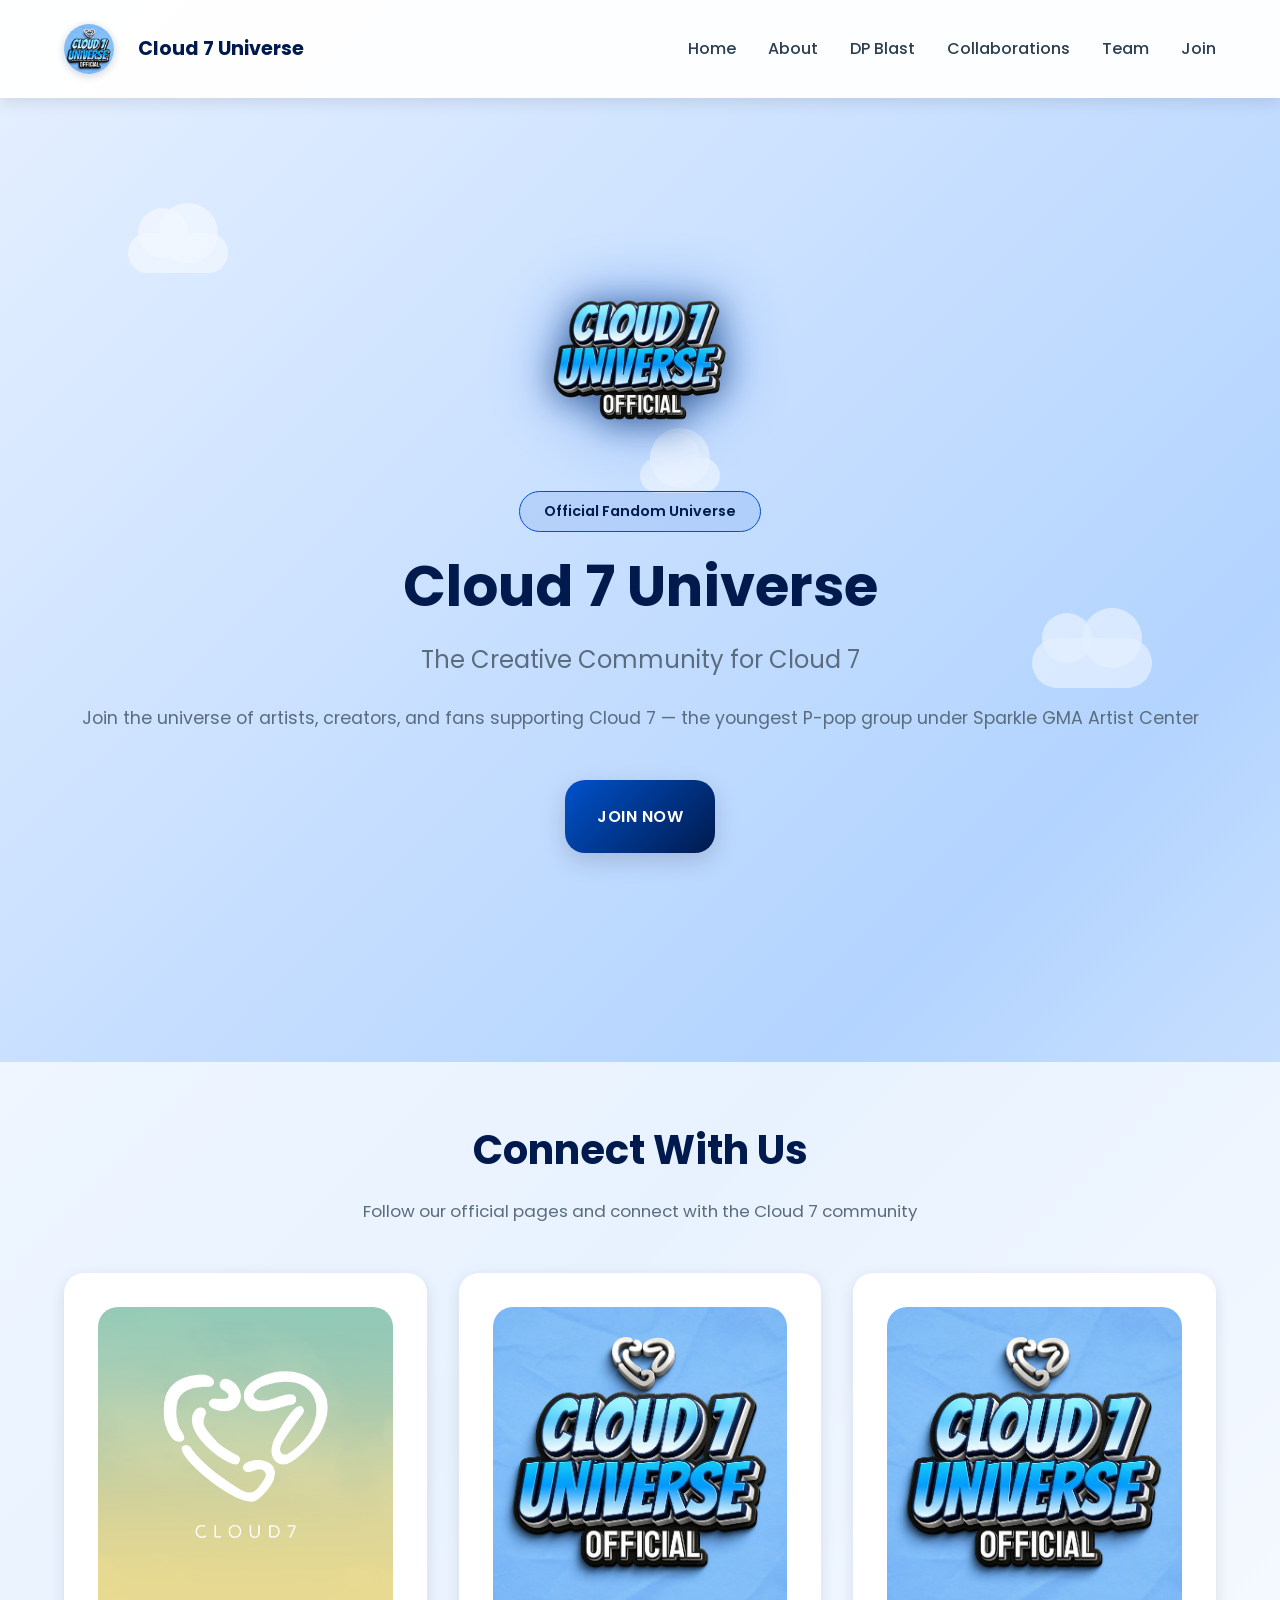
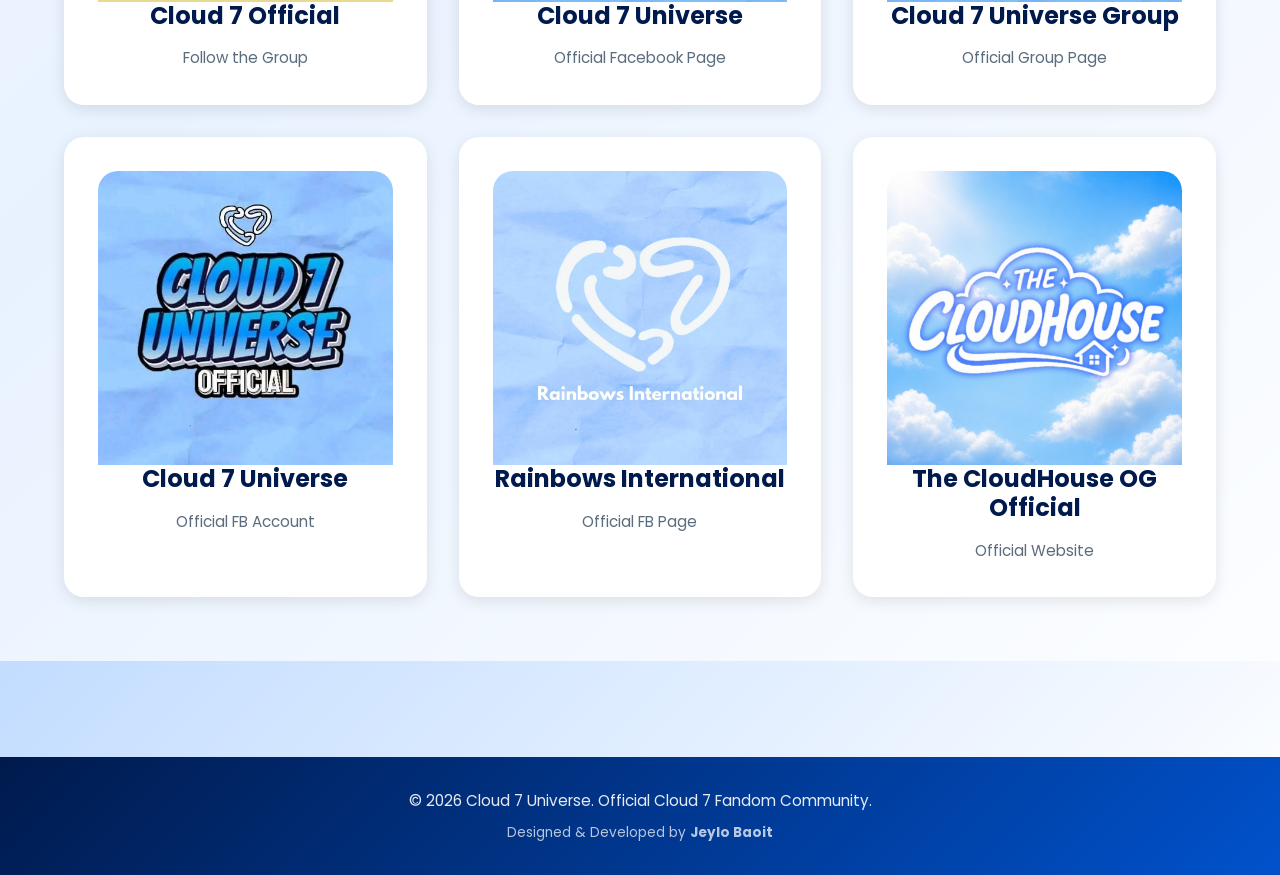
<file: index.html>
<!DOCTYPE html>
<html lang="en">

<head>
    <!-- Google tag (gtag.js) -->
    <script async src="https://www.googletagmanager.com/gtag/js?id=G-TVPC6RQPTF"></script>
    <script>
        window.dataLayer = window.dataLayer || [];
        function gtag() { dataLayer.push(arguments); }
        gtag('js', new Date());

        gtag('config', 'G-TVPC6RQPTF');
    </script>

    <meta charset="UTF-8">
    <meta name="viewport" content="width=device-width, initial-scale=1.0">
    <title>Cloud 7 Universe - Official Community</title>
    <link rel="icon" type="image/png" href="favicon.png">
    <link href="https://fonts.googleapis.com/css2?family=Poppins:wght@300;400;600;700&display=swap" rel="stylesheet">
    <link rel="stylesheet" href="css/styles.css">

    <meta name="description" content="Cloud 7 Universe - The Official Cloud 7 Creative Fandom Community" />

    <meta name="author" content="Jeylo Baoit">

    <meta property="og:title" content="Cloud 7 Universe" />
    <meta property="og:description" content="The Official Cloud 7 Creative Fandom Community" />
    <meta property="og:image" content="https://c7universe.vercel.app/assets/banner.jpg" />
    <meta property="og:url" content="https://c7universe.vercel.app/" />
    <meta property="og:type" content="website" />

    <meta name="twitter:card" content="summary_large_image" />
    <meta name="twitter:title" content="Cloud 7 Universe" />
    <meta name="twitter:description" content="The Official Cloud 7 Creative Fandom Community" />
    <meta name="twitter:image" content="https://c7universe.vercel.app/assets/banner.jpg" />
</head>

<body>
    <!-- Navigation -->
    <nav class="navbar">
        <div class="container">
            <div class="navbar__brand">
                <img src="assets/c7u-logo.png" alt="Cloud 7 Universe" class="navbar__logo">
                <span class="navbar__title">Cloud 7 Universe</span>
            </div>
            <button class="navbar__toggle" id="navbarToggle">
                <span class="navbar__toggle-line"></span>
                <span class="navbar__toggle-line"></span>
                <span class="navbar__toggle-line"></span>
            </button>
            <ul class="navbar__links" id="navbarLinks">
                <li><a href="index.html" class="nav-link">Home</a></li>
                <li><a href="about.html" class="nav-link">About</a></li>
                <li><a href="dp-blast.html" class="nav-link">DP Blast</a></li>
                <li><a href="collabs.html" class="nav-link">Collaborations</a></li>
                <li><a href="team.html" class="nav-link">Team</a></li>
                <li><a href="join.html" class="nav-link">Join</a></li>
            </ul>
        </div>
    </nav>

    <!-- Hero Section -->
    <section id="hero" class="hero">
        <div class="clouds cloud-1"></div>
        <div class="clouds cloud-2"></div>
        <div class="clouds cloud-3"></div>

        <div class="hero__content container">
            <div class="cloud7-logo-placeholder">
                <img id="cloud7-hero-logo" src="/assets/c7universelogo.png" alt="Cloud 7 Universe Logo"
                    class="hero__c7u-logo">
            </div>
            <div class="hero__badge">Official Fandom Universe</div>
            <h1 class="hero__title">Cloud 7 Universe</h1>
            <p class="hero__subtitle">The Creative Community for Cloud 7</p>
            <p class="hero__description">Join the universe of artists, creators, and fans supporting Cloud 7 — the
                youngest P-pop group under Sparkle GMA Artist Center</p>
            <div class="hero__buttons"
                style="display: flex; gap: 1rem; justify-content: center; flex-wrap: wrap; margin-top: var(--spacing-lg);">
                <a href="/join.html" class="btn btn--primary">Join Now</a>
            </div>
        </div>
    </section>

    <!-- Ads Container -->
    <div class="container ad-wrapper">
        <div class="ad-desktop">
            <script>
                atOptions = {'key': '7292fd1ac45b0df9895d6f853ee8dcb5', 'format': 'iframe', 'height': 90, 'width': 728, 'params': {}
                };
            </script>
            <script src="https://www.highperformanceformat.com/7292fd1ac45b0df9895d6f853ee8dcb5/invoke.js"></script>

        </div>
        <div class="ad-mobile">
            <script>
                atOptions = {'key': '9b101c810363f1255a42b8e4538953a9', 'format': 'iframe', 'height': 50, 'width': 320, 'params': {}};
            </script>
            <script src="https://www.highperformanceformat.com/9b101c810363f1255a42b8e4538953a9/invoke.js"></script>
        </div>
    </div>

    <!-- Social Links Section -->
    <section class="social-links-section">
        <div class="container">
            <h2>Connect With Us</h2>
            <p>Follow our official pages and connect with the Cloud 7 community</p>

            <div class="social-links-grid">
                <a href="https://facebook.com/cloud7.official" target="_blank" class="social-link-card">
                    <img class="social-link-image" src="/assets/FandomLogo/Cloud7.jpg" alt="Cloud 7 Official Logo">
                    <h3>Cloud 7 Official</h3>
                    <p>Follow the Group</p>
                </a>
                <a href="https://www.facebook.com/profile.php?id=61563776624642" target="_blank"
                    class="social-link-card">
                    <img class="social-link-image" src="/assets/FandomLogo/Cloud7Universe.jpg"
                        alt="Cloud 7 Universe Page Logo">
                    <h3>Cloud 7 Universe</h3>
                    <p>Official Facebook Page</p>
                </a>
                <a href="https://facebook.com/groups/492626449841966/" target="_blank" class="social-link-card">
                    <img class="social-link-image" src="/assets/FandomLogo/Cloud7Universe.jpg"
                        alt="Cloud 7 Universe Group Logo">
                    <h3>Cloud 7 Universe Group</h3>
                    <p>Official Group Page</p>
                </a>
                <a href="https://www.facebook.com/profile.php?id=61564913729184" target="_blank"
                    class="social-link-card">
                    <img class="social-link-image" src="/assets/c7u-fb.jpg" alt="Cloud 7 Universe FB Account">
                    <h3>Cloud 7 Universe</h3>
                    <p>Official FB Account</p>
                </a>
                <a href="https://www.facebook.com/share/1CnkNS4Lv4/?mibextid=wwXIfr" target="_blank"
                    class="social-link-card">
                    <img class="social-link-image" src="/assets/FandomLogo/rInternational.jpg" alt="Rainbows International FB Page">
                    <h3>Rainbows International</h3>
                    <p>Official FB Page</p>
                </a>
                <a href="https://tch-og.vercel.app/" target="_blank" class="social-link-card">
                    <img class="social-link-image" src="/assets/FandomLogo/TheCloudHouseOG.jpg"
                        alt="The Cloud House OG Official">
                    <h3>The CloudHouse OG Official</h3>
                    <p>Official Website</p>
                </a>
            </div>
        </div>
    </section>

    <!-- Ads Container -->
    <div class="container ad-wrapper">
        <div class="ad-desktop">
            <script>
                atOptions = {'key': '7292fd1ac45b0df9895d6f853ee8dcb5', 'format': 'iframe', 'height': 90, 'width': 728, 'params': {}
                };
            </script>
            <script src="https://www.highperformanceformat.com/7292fd1ac45b0df9895d6f853ee8dcb5/invoke.js"></script>

        </div>
        <div class="ad-mobile">
            <script>
                atOptions = {'key': '9b101c810363f1255a42b8e4538953a9', 'format': 'iframe', 'height': 50, 'width': 320, 'params': {}};
            </script>
            <script src="https://www.highperformanceformat.com/9b101c810363f1255a42b8e4538953a9/invoke.js"></script>
        </div>
    </div>

    <!-- Footer -->
    <footer class="footer">
        <div class="container">
            <p class="footer__text">&copy; 2026 Cloud 7 Universe. Official Cloud 7 Fandom Community.</p>
            <p class="footer__text" style="font-size: 0.85rem; margin-top: var(--spacing-xs); opacity: 0.8;">
                Designed & Developed by <strong>Jeylo Baoit</strong>
            </p>
        </div>
    </footer>

    <script src="https://pl29323987.profitablecpmratenetwork.com/ac/52/42/ac52426c9bf36cacb4972601af2bf3f0.js"></script>
    <script src="js/script.js"></script>
</body>

</html>
</file>
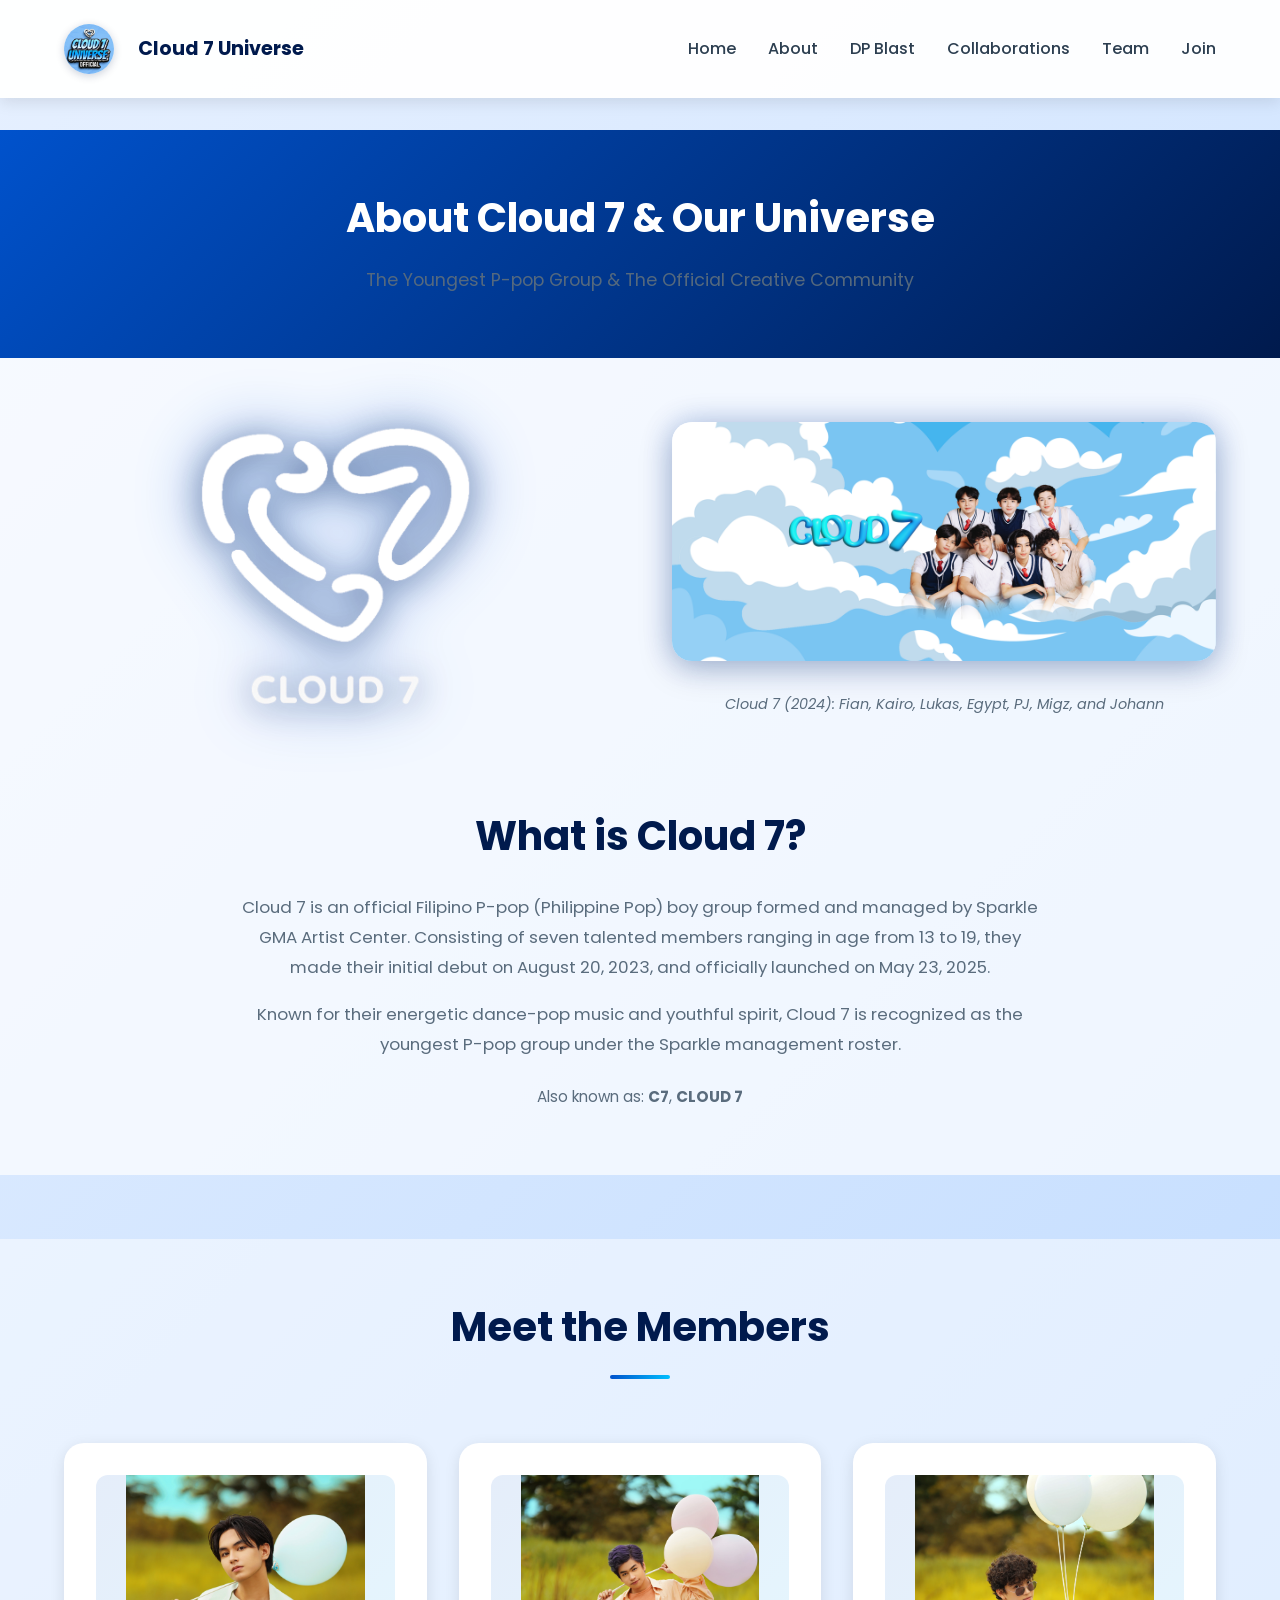
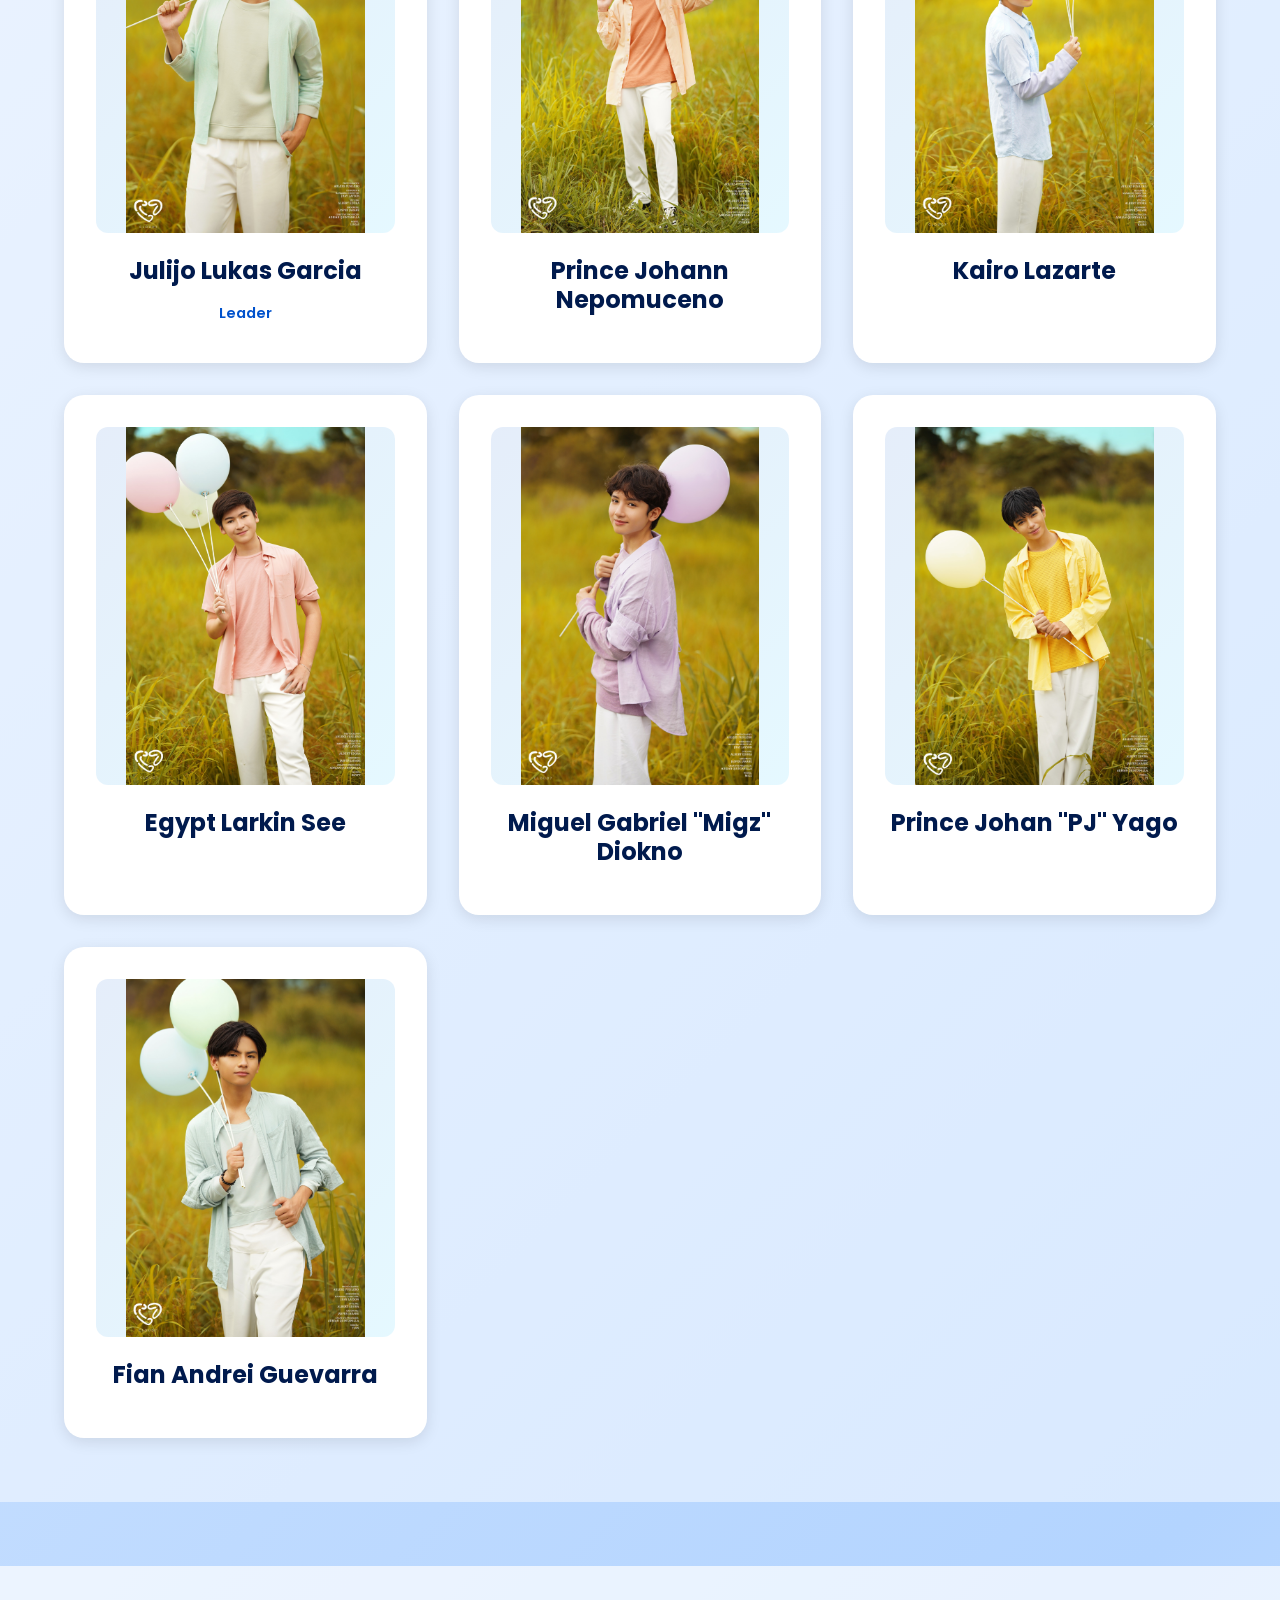
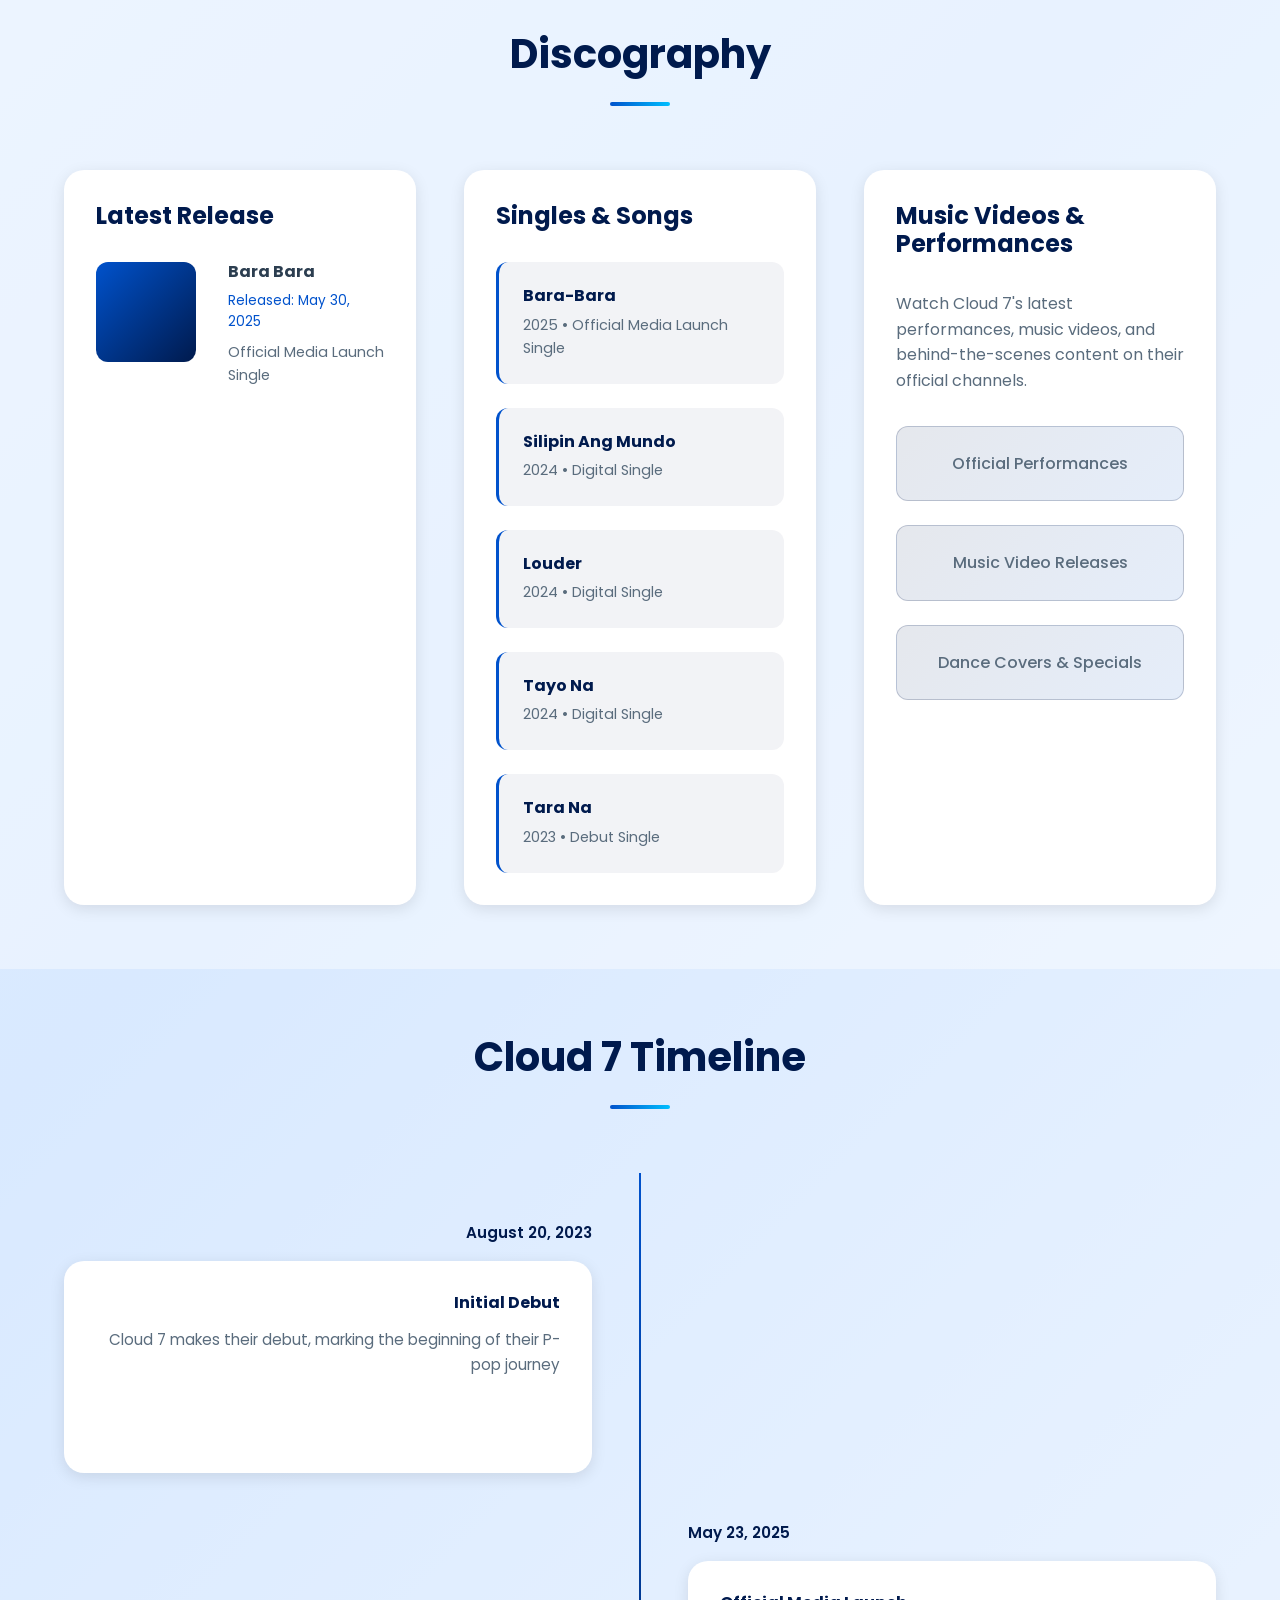
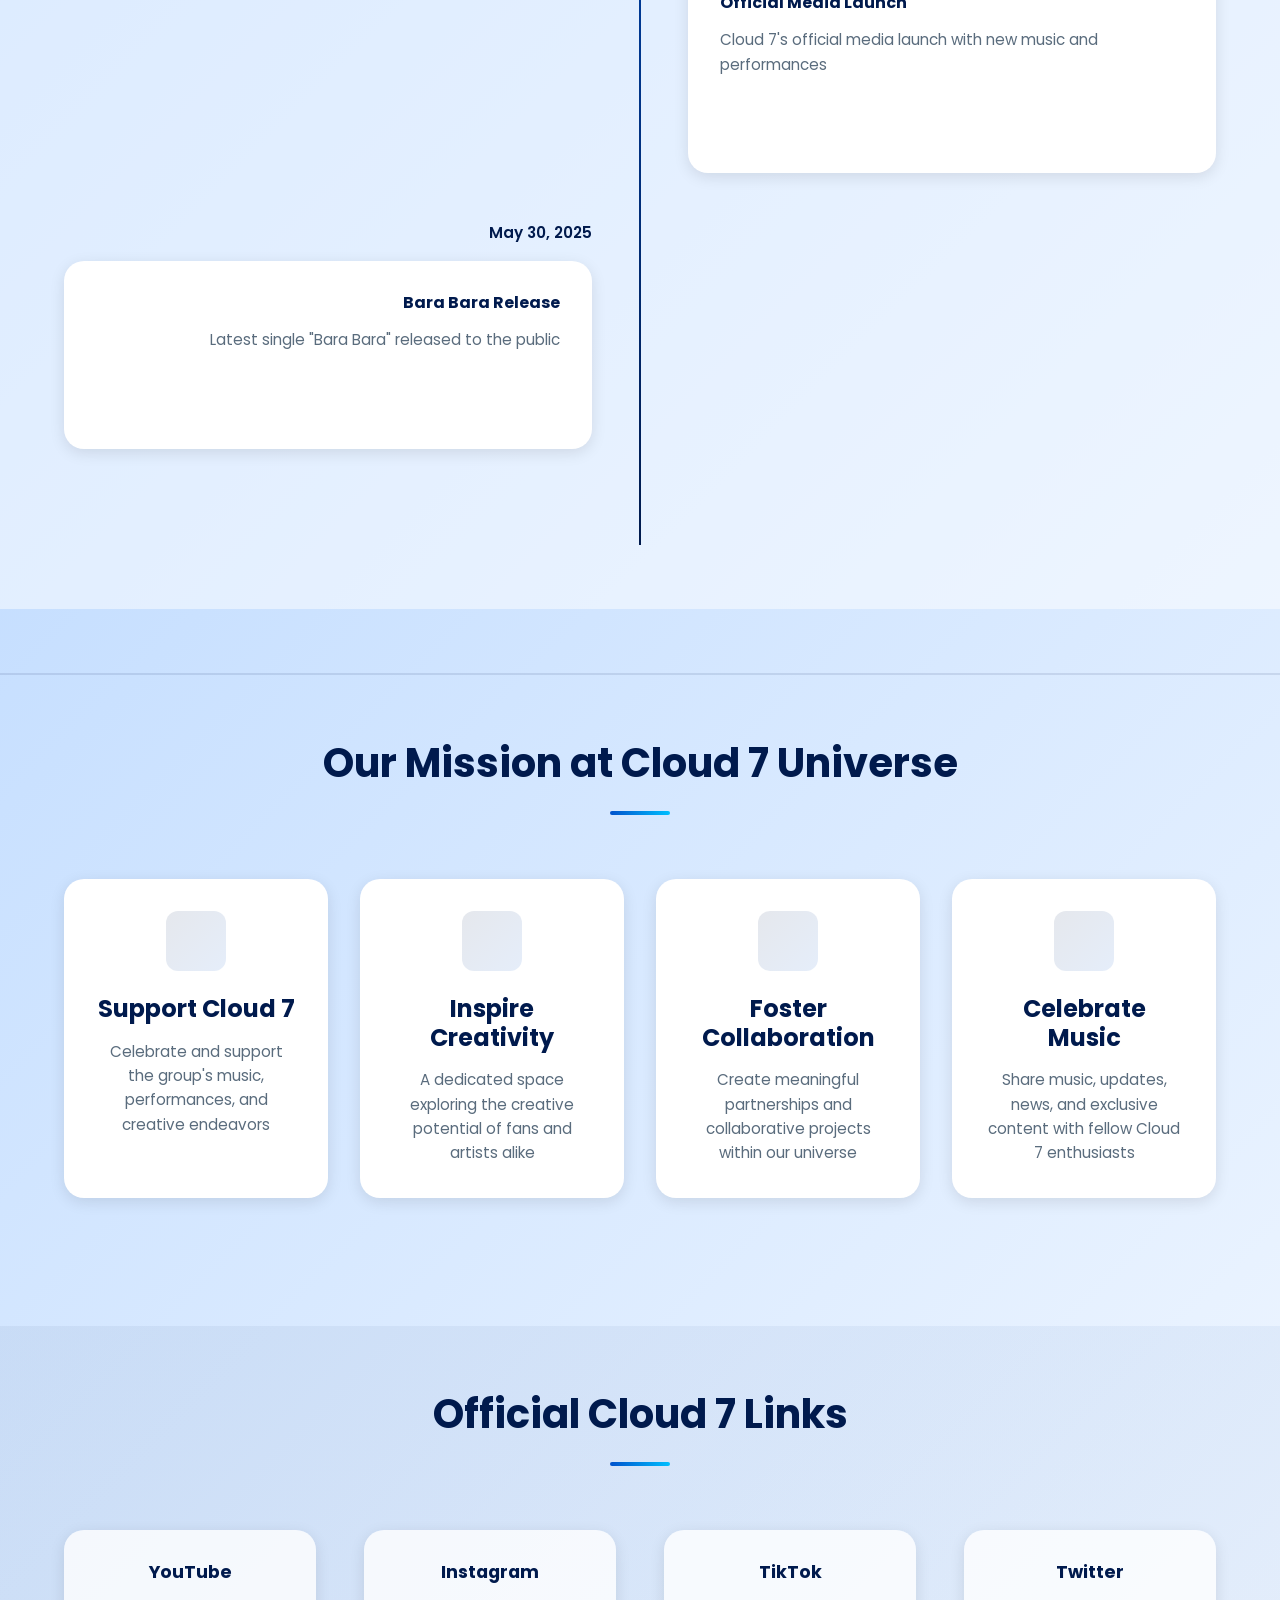
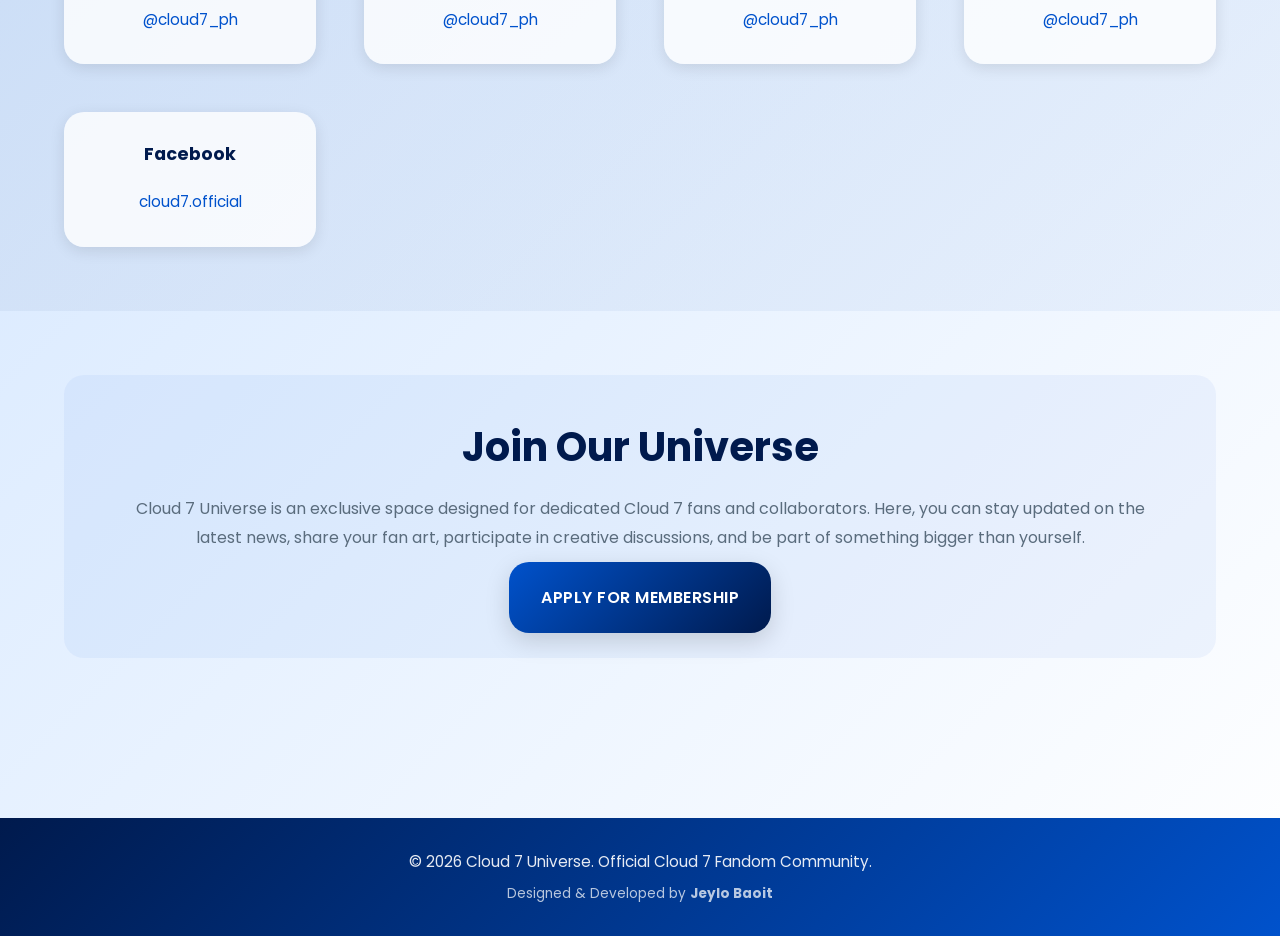
<file: about.html>
<!DOCTYPE html>
<html lang="en">

<head>
    <!-- Google tag (gtag.js) -->
    <script async src="https://www.googletagmanager.com/gtag/js?id=G-TVPC6RQPTF"></script>
    <script>
        window.dataLayer = window.dataLayer || [];
        function gtag() { dataLayer.push(arguments); }
        gtag('js', new Date());

        gtag('config', 'G-TVPC6RQPTF');
    </script>

    <meta charset="UTF-8">
    <meta name="viewport" content="width=device-width, initial-scale=1.0">
    <title>About Cloud 7 & The Universe</title>
    <link rel="icon" type="image/png" href="favicon.png">
    <link href="https://fonts.googleapis.com/css2?family=Poppins:wght@300;400;600;700&display=swap" rel="stylesheet">
    <link rel="stylesheet" href="css/styles.css">

    <meta name="description"
        content="Learn about Cloud 7, an official Filipino P-pop boy group under Sparkle GMA Artist Center, and discover the Cloud 7 Universe community." />

    <meta name="author" content="Jeylo Baoit">

    <meta property="og:title" content="About Cloud 7 & The Universe" />
    <meta property="og:description"
        content="Learn about Cloud 7, an official Filipino P-pop boy group, and join the creative fandom community." />
    <meta property="og:image" content="https://c7u-og.vercel.app/assets/banner.jpg" />
    <meta property="og:url" content="https://c7u-og.vercel.app/about.html" />
    <meta property="og:type" content="website" />
</head>

<body>
    <!-- Navigation -->
    <nav class="navbar">
        <div class="container">
            <div class="navbar__brand">
                <img src="assets/c7u-logo.png" alt="Cloud 7 Universe" class="navbar__logo">
                <span class="navbar__title">Cloud 7 Universe</span>
            </div>
            <button class="navbar__toggle" id="navbarToggle">
                <span class="navbar__toggle-line"></span>
                <span class="navbar__toggle-line"></span>
                <span class="navbar__toggle-line"></span>
            </button>
            <ul class="navbar__links" id="navbarLinks">
                <li><a href="index.html" class="nav-link">Home</a></li>
                <li><a href="about.html" class="nav-link">About</a></li>
                <li><a href="dp-blast.html" class="nav-link">DP Blast</a></li>
                <li><a href="collabs.html" class="nav-link">Collaborations</a></li>
                <li><a href="team.html" class="nav-link">Team</a></li>
                <li><a href="join.html" class="nav-link">Join</a></li>
            </ul>
        </div>
    </nav>

    <!-- Page Header -->
    <section class="page-header">
        <div class="container">
            <h1 class="page-header__title">About Cloud 7 & Our Universe</h1>
            <p class="page-header__subtitle">The Youngest P-pop Group & The Official Creative Community</p>
        </div>
    </section>

    <!-- Cloud 7 Hero Section -->
    <section class="cloud7-hero">
        <div class="container">
            <div class="cloud7-logo-section">
                <img id="cloud7-page-logo" src="/assets/cloud7-logo.png" alt="Cloud 7 Logo" class="cloud7-page-logo">
            </div>
            <div class="cloud7-hero-content">
                <img src="/assets/C7/banner.png"
                    alt="Cloud 7 Members" class="cloud7-hero-image" style="margin-bottom: var(--spacing-md);">
                <p class="image-caption" style="text-align: center;">Cloud 7 (2024): Fian, Kairo, Lukas, Egypt, PJ,
                    Migz, and Johann</p>
            </div>

            <div class="cloud7-hero-info"
                style="grid-column: 1 / -1; max-width: 800px; margin: 0 auto; text-align: center; margin-top: var(--spacing-lg);">
                <h2>What is Cloud 7?</h2>
                <p class="intro-text">
                    Cloud 7 is an official Filipino P-pop (Philippine Pop) boy group formed and managed by Sparkle GMA
                    Artist
                    Center. Consisting of seven talented members ranging in age from 13 to 19, they made their initial
                    debut on August 20,
                    2023, and officially launched on May 23, 2025.
                </p>
                <p class="intro-text" style="margin-top: var(--spacing-sm);">
                    Known for their energetic dance-pop music and
                    youthful spirit, Cloud 7 is recognized as the youngest P-pop group under the Sparkle management
                    roster.
                </p>
                <p class="intro-text"
                    style="font-size: 0.95rem; color: var(--color-text-light); margin-top: var(--spacing-md);">
                    Also known as: <strong>C7</strong>, <strong>CLOUD 7</strong>
                </p>
            </div>
        </div>
    </section>

    <!-- Ads Container -->
    <div class="container ad-wrapper">
        <div class="ad-desktop">
            <script>
                atOptions = {
                    'key': '7292fd1ac45b0df9895d6f853ee8dcb5', 'format': 'iframe', 'height': 90, 'width': 728, 'params': {}
                };
            </script>
            <script src="https://www.highperformanceformat.com/7292fd1ac45b0df9895d6f853ee8dcb5/invoke.js"></script>

        </div>
        <div class="ad-mobile">
            <script>
                atOptions = { 'key': '9b101c810363f1255a42b8e4538953a9', 'format': 'iframe', 'height': 50, 'width': 320, 'params': {} };
            </script>
            <script src="https://www.highperformanceformat.com/9b101c810363f1255a42b8e4538953a9/invoke.js"></script>
        </div>
    </div>

    <!-- Members Section -->
    <section class="cloud7-members" style="background: rgba(255, 255, 255, 0.5);">
        <div class="container">
            <h2 class="section__title">Meet the Members</h2>
            <div class="members-grid">
                <div class="member-card">
                    <img class="member-card__image" src="/assets/C7/lukas.jpg" alt="Julijo Lukas Garcia">
                    <h3>Julijo Lukas Garcia</h3>
                    <p class="member-role">Leader</p>
                </div>
                <div class="member-card">
                    <img class="member-card__image" src="/assets/C7/johann.jpg" alt="Prince Johann Nepomuceno">
                    <h3>Prince Johann Nepomuceno</h3>
                </div>
                <div class="member-card">
                    <img class="member-card__image" src="/assets/C7/kairo.jpg" alt="Kairo Lazarte">
                    <h3>Kairo Lazarte</h3>
                </div>
                <div class="member-card">
                    <img class="member-card__image" src="/assets/C7/egypt.jpg" alt="Egypt Larkin See">
                    <h3>Egypt Larkin See</h3>
                </div>
                <div class="member-card">
                    <img class="member-card__image" src="/assets/C7/migz.jpg" alt="Miguel Gabriel Diokno">
                    <h3>Miguel Gabriel "Migz" Diokno</h3>
                </div>
                <div class="member-card">
                    <img class="member-card__image" src="/assets/C7/pj.jpg" alt="Prince Johan PJ Yago">
                    <h3>Prince Johan "PJ" Yago</h3>
                </div>
                <div class="member-card">
                    <img class="member-card__image" src="/assets/C7/fian.jpg" alt="Fian Andrei Guevarra">
                    <h3>Fian Andrei Guevarra</h3>
                </div>
            </div>
        </div>
    </section>

    <!-- Ads Container -->
    <div class="container ad-wrapper">
        <div class="ad-desktop">
            <script>
                atOptions = {
                    'key': '7292fd1ac45b0df9895d6f853ee8dcb5', 'format': 'iframe', 'height': 90, 'width': 728, 'params': {}
                };
            </script>
            <script src="https://www.highperformanceformat.com/7292fd1ac45b0df9895d6f853ee8dcb5/invoke.js"></script>

        </div>
        <div class="ad-mobile">
            <script>
                atOptions = { 'key': '9b101c810363f1255a42b8e4538953a9', 'format': 'iframe', 'height': 50, 'width': 320, 'params': {} };
            </script>
            <script src="https://www.highperformanceformat.com/9b101c810363f1255a42b8e4538953a9/invoke.js"></script>
        </div>
    </div>

    <!-- Discography Section -->
    <section class="cloud7-discography">
        <div class="container">
            <h2 class="section__title">Discography</h2>

            <div class="discography-content">
                <div class="discography-section">
                    <h3>Latest Release</h3>
                    <div class="release-card">
                        <div class="release-image"></div>
                        <div class="release-info">
                            <h4>Bara Bara</h4>
                            <p class="release-date">Released: May 30, 2025</p>
                            <p class="release-type">Official Media Launch Single</p>
                        </div>
                    </div>
                </div>

                <div class="discography-section">
                    <h3>Singles & Songs</h3>
                    <div class="singles-list">
                        <div class="single-item">
                            <h4>Bara-Bara</h4>
                            <p>2025 • Official Media Launch Single</p>
                        </div>
                        <div class="single-item">
                            <h4>Silipin Ang Mundo</h4>
                            <p>2024 • Digital Single</p>
                        </div>
                        <div class="single-item">
                            <h4>Louder</h4>
                            <p>2024 • Digital Single</p>
                        </div>
                        <div class="single-item">
                            <h4>Tayo Na</h4>
                            <p>2024 • Digital Single</p>
                        </div>
                        <div class="single-item">
                            <h4>Tara Na</h4>
                            <p>2023 • Debut Single</p>
                        </div>
                    </div>
                </div>

                <div class="discography-section">
                    <h3>Music Videos & Performances</h3>
                    <p class="discography-note">Watch Cloud 7's latest performances, music videos, and behind-the-scenes
                        content on their official channels.</p>
                    <div class="performance-list">
                        <div class="performance-item">
                            <p>Official Performances</p>
                        </div>
                        <div class="performance-item">
                            <p>Music Video Releases</p>
                        </div>
                        <div class="performance-item">
                            <p>Dance Covers & Specials</p>
                        </div>
                    </div>
                </div>
            </div>
        </div>
    </section>

    <!-- Timeline Section -->
    <section class="cloud7-timeline" style="background: rgba(255, 255, 255, 0.5);">
        <div class="container">
            <h2 class="section__title">Cloud 7 Timeline</h2>
            <div class="timeline">
                <div class="timeline-item">
                    <div class="timeline-date">August 20, 2023</div>
                    <div class="timeline-content">
                        <h4>Initial Debut</h4>
                        <p>Cloud 7 makes their debut, marking the beginning of their P-pop journey</p>
                        <!-- Ads Container -->
                        <div class="container ad-wrapper">
                            <div class="ad-desktop">
                                <script>
                                    atOptions = {
                                        'key': '7292fd1ac45b0df9895d6f853ee8dcb5', 'format': 'iframe', 'height': 90, 'width': 728, 'params': {}
                                    };
                                </script>
                                <script
                                    src="https://www.highperformanceformat.com/7292fd1ac45b0df9895d6f853ee8dcb5/invoke.js"></script>

                            </div>
                            <div class="ad-mobile">
                                <script>
                                    atOptions = { 'key': '9b101c810363f1255a42b8e4538953a9', 'format': 'iframe', 'height': 50, 'width': 320, 'params': {} };
                                </script>
                                <script
                                    src="https://www.highperformanceformat.com/9b101c810363f1255a42b8e4538953a9/invoke.js"></script>
                            </div>
                        </div>
                    </div>
                </div>
                <div class="timeline-item">
                    <div class="timeline-date">May 23, 2025</div>
                    <div class="timeline-content">
                        <h4>Official Media Launch</h4>
                        <p>Cloud 7's official media launch with new music and performances</p>
                        <!-- Ads Container -->
                        <div class="container ad-wrapper">
                            <div class="ad-desktop">
                                <script>
                                    atOptions = {
                                        'key': '7292fd1ac45b0df9895d6f853ee8dcb5', 'format': 'iframe', 'height': 90, 'width': 728, 'params': {}
                                    };
                                </script>
                                <script
                                    src="https://www.highperformanceformat.com/7292fd1ac45b0df9895d6f853ee8dcb5/invoke.js"></script>

                            </div>
                            <div class="ad-mobile">
                                <script>
                                    atOptions = { 'key': '9b101c810363f1255a42b8e4538953a9', 'format': 'iframe', 'height': 50, 'width': 320, 'params': {} };
                                </script>
                                <script
                                    src="https://www.highperformanceformat.com/9b101c810363f1255a42b8e4538953a9/invoke.js"></script>
                            </div>
                        </div>
                    </div>
                </div>
                <div class="timeline-item">
                    <div class="timeline-date">May 30, 2025</div>
                    <div class="timeline-content">
                        <h4>Bara Bara Release</h4>
                        <p>Latest single "Bara Bara" released to the public</p>
                        <!-- Ads Container -->
                        <div class="container ad-wrapper">
                            <div class="ad-desktop">
                                <script>
                                    atOptions = {
                                        'key': '7292fd1ac45b0df9895d6f853ee8dcb5', 'format': 'iframe', 'height': 90, 'width': 728, 'params': {}
                                    };
                                </script>
                                <script
                                    src="https://www.highperformanceformat.com/7292fd1ac45b0df9895d6f853ee8dcb5/invoke.js"></script>

                            </div>
                            <div class="ad-mobile">
                                <script>
                                    atOptions = { 'key': '9b101c810363f1255a42b8e4538953a9', 'format': 'iframe', 'height': 50, 'width': 320, 'params': {} };
                                </script>
                                <script
                                    src="https://www.highperformanceformat.com/9b101c810363f1255a42b8e4538953a9/invoke.js"></script>
                            </div>
                        </div>
                    </div>
                </div>
            </div>
        </div>
    </section>

    <!-- Community Values Section -->
    <section class="values-section" style="padding: var(--spacing-2xl) 0;">
        <div class="container">
            <h2 class="section__title">Our Mission at Cloud 7 Universe</h2>
            <div class="values-grid">
                <div class="value-card">
                    <div class="value-card__icon"></div>
                    <h3>Support Cloud 7</h3>
                    <p>Celebrate and support the group's music, performances, and creative endeavors</p>
                </div>
                <div class="value-card">
                    <div class="value-card__icon"></div>
                    <h3>Inspire Creativity</h3>
                    <p>A dedicated space exploring the creative potential of fans and artists alike</p>
                </div>
                <div class="value-card">
                    <div class="value-card__icon"></div>
                    <h3>Foster Collaboration</h3>
                    <p>Create meaningful partnerships and collaborative projects within our universe</p>
                </div>
                <div class="value-card">
                    <div class="value-card__icon"></div>
                    <h3>Celebrate Music</h3>
                    <p>Share music, updates, news, and exclusive content with fellow Cloud 7 enthusiasts</p>
                </div>
            </div>
        </div>
    </section>

    <!-- Ads Container -->
    <div class="container ad-wrapper">
        <div class="ad-desktop">
            <script>
                atOptions = {
                    'key': '7292fd1ac45b0df9895d6f853ee8dcb5', 'format': 'iframe', 'height': 90, 'width': 728, 'params': {}
                };
            </script>
            <script src="https://www.highperformanceformat.com/7292fd1ac45b0df9895d6f853ee8dcb5/invoke.js"></script>

        </div>
        <div class="ad-mobile">
            <script>
                atOptions = { 'key': '9b101c810363f1255a42b8e4538953a9', 'format': 'iframe', 'height': 50, 'width': 320, 'params': {} };
            </script>
            <script src="https://www.highperformanceformat.com/9b101c810363f1255a42b8e4538953a9/invoke.js"></script>
        </div>
    </div>

    <!-- Official Links Section -->
    <section class="cloud7-official-links">
        <div class="container">
            <h2 class="section__title">Official Cloud 7 Links</h2>
            <div class="official-links-grid">
                <div class="link-item">
                    <h3>YouTube</h3>
                    <a href="https://www.youtube.com/@cloud7_ph" target="_blank">@cloud7_ph</a>
                </div>
                <div class="link-item">
                    <h3>Instagram</h3>
                    <a href="https://www.instagram.com/cloud7_ph/" target="_blank">@cloud7_ph</a>
                </div>
                <div class="link-item">
                    <h3>TikTok</h3>
                    <a href="https://www.tiktok.com/@cloud7_ph" target="_blank">@cloud7_ph</a>
                </div>
                <div class="link-item">
                    <h3>Twitter</h3>
                    <a href="https://twitter.com/cloud7_ph" target="_blank">@cloud7_ph</a>
                </div>
                <div class="link-item">
                    <h3>Facebook</h3>
                    <a href="https://web.facebook.com/cloud7.official" target="_blank">cloud7.official</a>
                </div>
            </div>
        </div>
    </section>

    <!-- Ads Container -->
    <div class="container ad-wrapper">
        <div class="ad-desktop">
            <script>
                atOptions = {
                    'key': '7292fd1ac45b0df9895d6f853ee8dcb5', 'format': 'iframe', 'height': 90, 'width': 728, 'params': {}
                };
            </script>
            <script src="https://www.highperformanceformat.com/7292fd1ac45b0df9895d6f853ee8dcb5/invoke.js"></script>

        </div>
        <div class="ad-mobile">
            <script>
                atOptions = { 'key': '9b101c810363f1255a42b8e4538953a9', 'format': 'iframe', 'height': 50, 'width': 320, 'params': {} };
            </script>
            <script src="https://www.highperformanceformat.com/9b101c810363f1255a42b8e4538953a9/invoke.js"></script>
        </div>
    </div>

    <!-- Join CTA -->
    <section style="padding-bottom: var(--spacing-2xl);">
        <div class="container">
            <div class="community-info" style="margin-top: 0;">
                <h2>Join Our Universe</h2>
                <p>
                    Cloud 7 Universe is an exclusive space designed for dedicated Cloud 7 fans and collaborators.
                    Here, you can stay updated on the latest news, share your fan art, participate in creative
                    discussions, and be part of something bigger than yourself.
                </p>
                <a href="join.html" class="btn btn--primary">Apply for Membership</a>
            </div>
        </div>
    </section>

    <!-- Ads Container -->
    <div class="container ad-wrapper">
        <div class="ad-desktop">
            <script>
                atOptions = {
                    'key': '7292fd1ac45b0df9895d6f853ee8dcb5', 'format': 'iframe', 'height': 90, 'width': 728, 'params': {}
                };
            </script>
            <script src="https://www.highperformanceformat.com/7292fd1ac45b0df9895d6f853ee8dcb5/invoke.js"></script>

        </div>
        <div class="ad-mobile">
            <script>
                atOptions = { 'key': '9b101c810363f1255a42b8e4538953a9', 'format': 'iframe', 'height': 50, 'width': 320, 'params': {} };
            </script>
            <script src="https://www.highperformanceformat.com/9b101c810363f1255a42b8e4538953a9/invoke.js"></script>
        </div>
    </div>

    <!-- Footer -->
    <footer class="footer">
        <div class="container">
            <p class="footer__text">&copy; 2026 Cloud 7 Universe. Official Cloud 7 Fandom Community.</p>
            <p class="footer__text" style="font-size: 0.85rem; margin-top: var(--spacing-xs); opacity: 0.8;">
                Designed & Developed by <strong>Jeylo Baoit</strong>
            </p>
        </div>
    </footer>

    <script src="https://pl29323987.profitablecpmratenetwork.com/ac/52/42/ac52426c9bf36cacb4972601af2bf3f0.js"></script>
    <script src="js/script.js"></script>
</body>

</html>
</file>
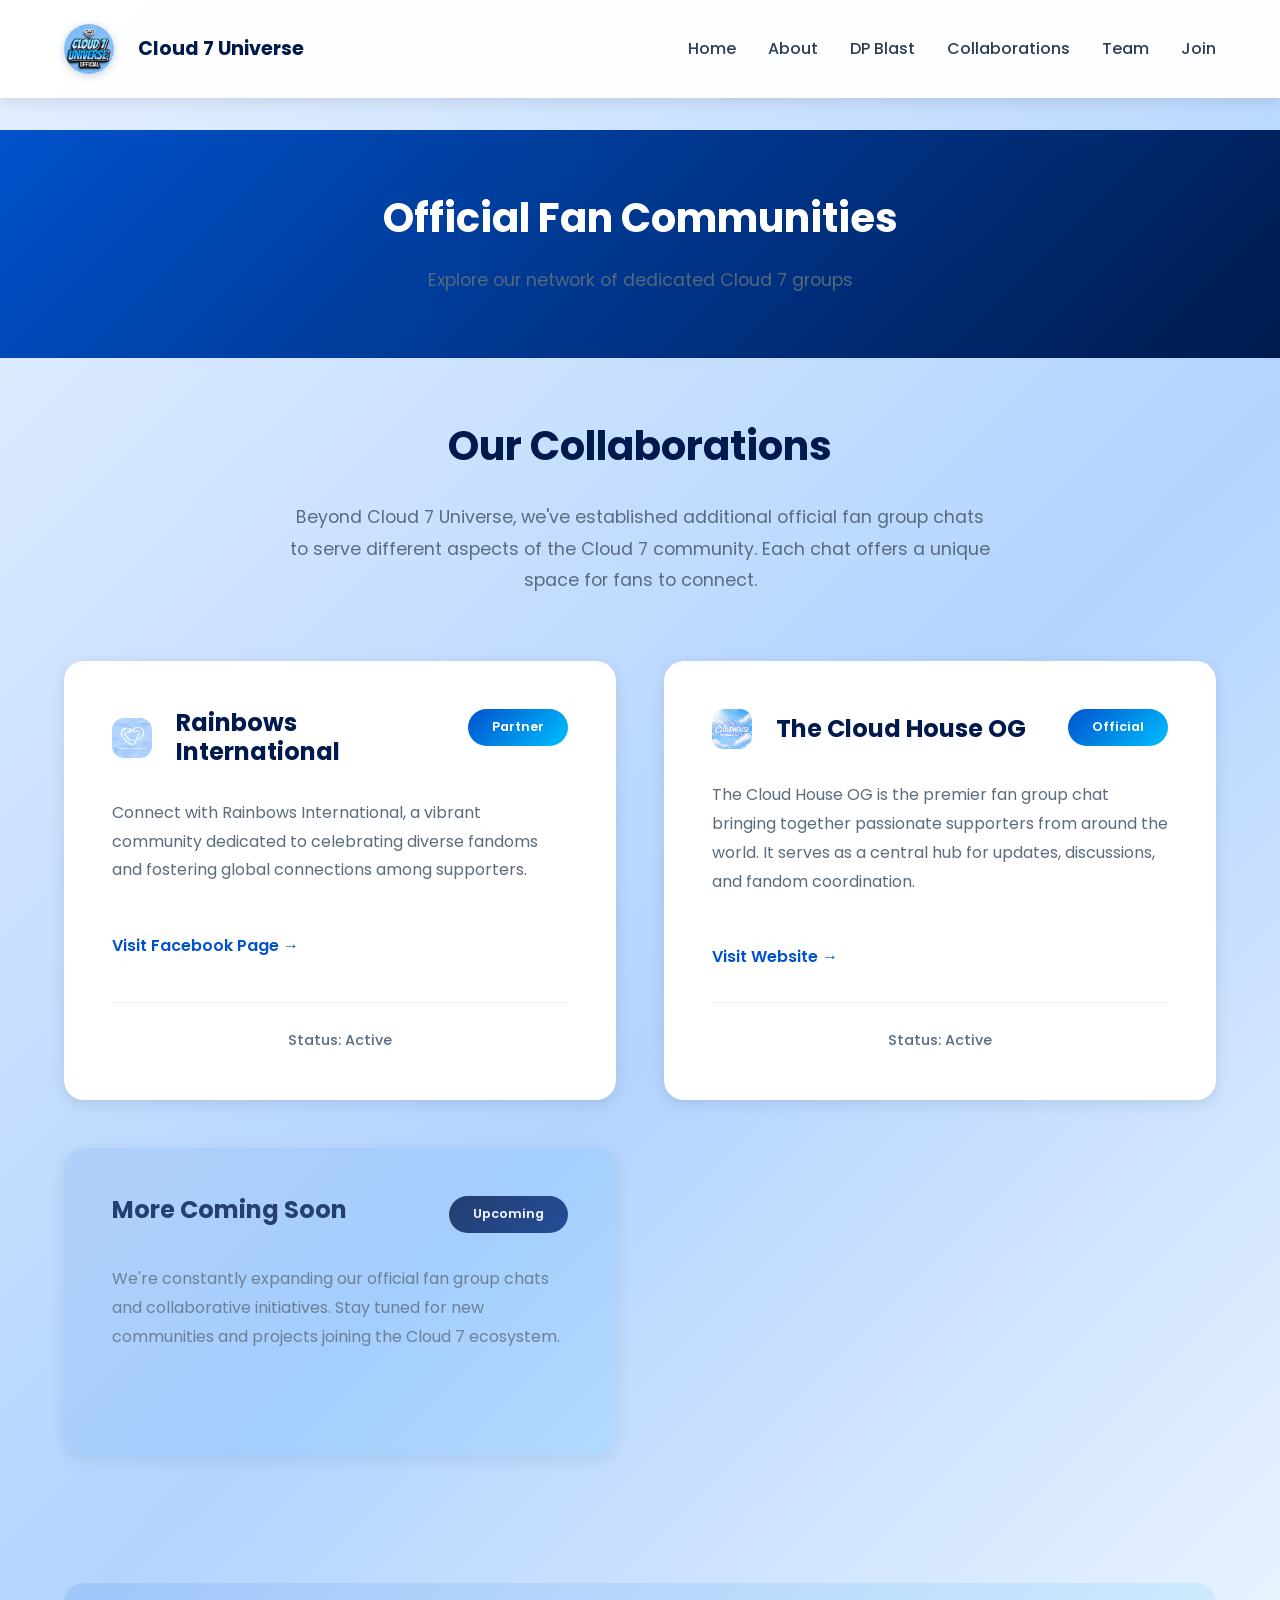
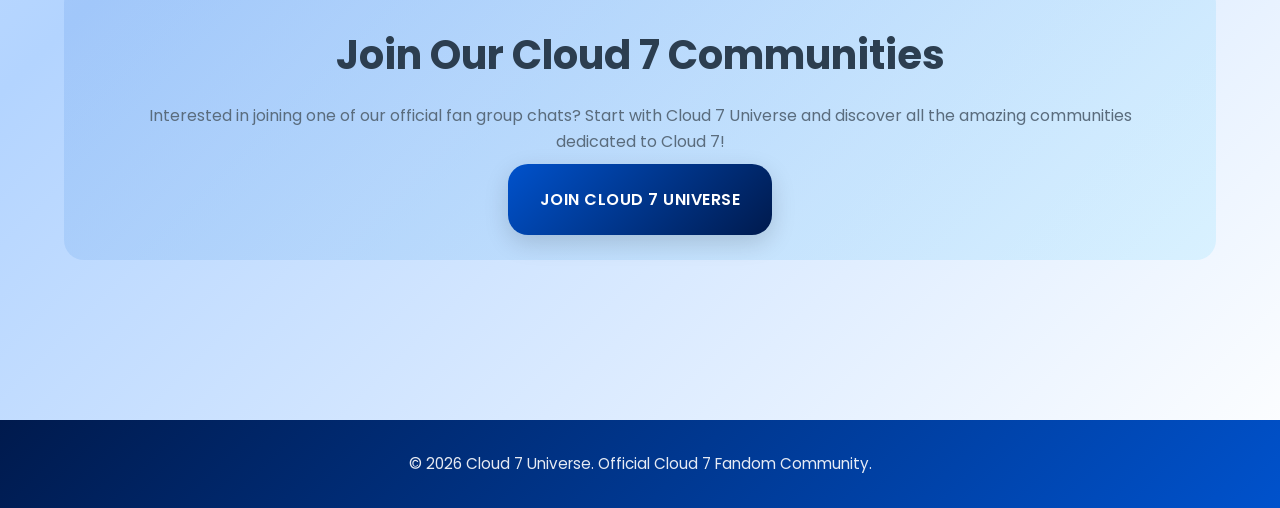
<file: collabs.html>
<!DOCTYPE html>
<html lang="en">

<head>
    <!-- Google tag (gtag.js) -->
    <script async src="https://www.googletagmanager.com/gtag/js?id=G-TVPC6RQPTF"></script>
    <script>
        window.dataLayer = window.dataLayer || [];
        function gtag() { dataLayer.push(arguments); }
        gtag('js', new Date());

        gtag('config', 'G-TVPC6RQPTF');
    </script>

    <meta charset="UTF-8">
    <meta name="viewport" content="width=device-width, initial-scale=1.0">
    <title>Collaborations - Cloud 7 Universe</title>
    <link rel="icon" type="image/png" href="favicon.png">
    <link href="https://fonts.googleapis.com/css2?family=Poppins:wght@300;400;600;700&display=swap" rel="stylesheet">
    <link rel="stylesheet" href="css/styles.css">
</head>

<body>
    <!-- Navigation -->
    <nav class="navbar">
        <div class="container">
            <div class="navbar__brand">
                <img src="assets/c7u-logo.png" alt="Cloud 7 Universe" class="navbar__logo">
                <span class="navbar__title">Cloud 7 Universe</span>
            </div>
            <button class="navbar__toggle" id="navbarToggle">
                <span class="navbar__toggle-line"></span>
                <span class="navbar__toggle-line"></span>
                <span class="navbar__toggle-line"></span>
            </button>
            <ul class="navbar__links" id="navbarLinks">
                <li><a href="index.html" class="nav-link">Home</a></li>
                <li><a href="about.html" class="nav-link">About</a></li>
                <li><a href="dp-blast.html" class="nav-link">DP Blast</a></li>
                <li><a href="collabs.html" class="nav-link">Collaborations</a></li>
                <li><a href="team.html" class="nav-link">Team</a></li>
                <li><a href="join.html" class="nav-link">Join</a></li>
            </ul>
        </div>
    </nav>

    <section class="page-header">
        <div class="container">
            <h1 class="page-header__title">Official Fan Communities</h1>
            <p class="page-header__subtitle">Explore our network of dedicated Cloud 7 groups</p>
        </div>
    </section>

    <section class="collaborations">
        <div class="container">
            <div class="collab-intro">
                <h2>Our Collaborations</h2>
                <p>
                    Beyond Cloud 7 Universe, we've established additional official fan group chats to serve different
                    aspects of the Cloud 7 community. Each chat offers a unique space for fans to connect.
                </p>
            </div>

            <div class="collab-grid">
                <!-- Rainbows International -->
                <div class="collab-card">
                    <div class="collab-card__header">
                        <div class="collab-card__title-group">
                            <img src="assets/FandomLogo/rInternational.jpg" alt="Rainbows International" class="collab-card__logo">
                            <h3 class="collab-card__title">Rainbows International</h3>
                        </div>
                        <span class="collab-badge collab-badge--active">Partner</span>
                    </div>
                    <div class="collab-card__content">
                        <p class="collab-card__description">
                            Connect with Rainbows International, a vibrant community dedicated to celebrating diverse fandoms and fostering global connections among supporters.
                        </p>
                        <a href="https://www.facebook.com/share/1CnkNS4Lv4/?mibextid=wwXIfr" target="_blank" class="collab-card__link">Visit Facebook Page →</a>
                    </div>
                    <div class="collab-card__footer">
                        <span class="collab-status">Status: Active</span>
                    </div>
                </div>

                <!-- The Cloud House OG -->
                <div class="collab-card">
                    <div class="collab-card__header">
                        <div class="collab-card__title-group">
                            <img src="assets/FandomLogo/TheCloudHouseOG.jpg" alt="The Cloud House OG" class="collab-card__logo">
                            <h3 class="collab-card__title">The Cloud House OG</h3>
                        </div>
                        <span class="collab-badge collab-badge--active">Official</span>
                    </div>
                    <div class="collab-card__content">
                        <p class="collab-card__description">
                            The Cloud House OG is the premier fan group chat bringing together passionate supporters
                            from around the world. It serves as a central hub for updates, discussions, and fandom
                            coordination.
                        </p>
                        <a href="https://tch-og.vercel.app" target="_blank" class="collab-card__link">Visit Website →</a>
                    </div>
                    <div class="collab-card__footer">
                        <span class="collab-status">Status: Active</span>
                    </div>
                </div>

                <!-- Future Collaborations Placeholder -->
                <div class="collab-card collab-card--coming">
                    <div class="collab-card__header">
                        <h3 class="collab-card__title">More Coming Soon</h3>
                        <span class="collab-badge collab-badge--coming">Upcoming</span>
                    </div>
                    <div class="collab-card__content">
                        <p class="collab-card__description">
                            We're constantly expanding our official fan group chats and collaborative initiatives. Stay
                            tuned for new communities and projects joining the Cloud 7 ecosystem.
                        </p>
                    </div>
                </div>
            </div>

            <!-- Ads Container -->
            <div class="container ad-wrapper">
                <div class="ad-desktop">
                    <script>
                        atOptions = {
                            'key': '7292fd1ac45b0df9895d6f853ee8dcb5', 'format': 'iframe', 'height': 90, 'width': 728, 'params': {}
                        };
                    </script>
                    <script
                        src="https://www.highperformanceformat.com/7292fd1ac45b0df9895d6f853ee8dcb5/invoke.js"></script>

                </div>
                <div class="ad-mobile">
                    <script>
                        atOptions = { 'key': '9b101c810363f1255a42b8e4538953a9', 'format': 'iframe', 'height': 50, 'width': 320, 'params': {} };
                    </script>
                    <script
                        src="https://www.highperformanceformat.com/9b101c810363f1255a42b8e4538953a9/invoke.js"></script>
                </div>
            </div>

            <div class="cta-section">
                <h2>Join Our Cloud 7 Communities</h2>
                <p>Interested in joining one of our official fan group chats? Start with Cloud 7 Universe and discover
                    all the amazing communities dedicated to Cloud 7!</p>
                <a href="join.html" class="btn btn--primary">Join Cloud 7 Universe</a>
            </div>
        </div>
    </section>

    <!-- Ads Container -->
    <div class="container ad-wrapper">
        <div class="ad-desktop">
            <script>
                atOptions = {
                    'key': '7292fd1ac45b0df9895d6f853ee8dcb5', 'format': 'iframe', 'height': 90, 'width': 728, 'params': {}
                };
            </script>
            <script src="https://www.highperformanceformat.com/7292fd1ac45b0df9895d6f853ee8dcb5/invoke.js"></script>

        </div>
        <div class="ad-mobile">
            <script>
                atOptions = { 'key': '9b101c810363f1255a42b8e4538953a9', 'format': 'iframe', 'height': 50, 'width': 320, 'params': {} };
            </script>
            <script src="https://www.highperformanceformat.com/9b101c810363f1255a42b8e4538953a9/invoke.js"></script>
        </div>
    </div>

    <footer class="footer">
        <div class="container">
            <p class="footer__text">&copy; 2026 Cloud 7 Universe. Official Cloud 7 Fandom Community.</p>
        </div>
    </footer>

    <script src="https://pl29323987.profitablecpmratenetwork.com/ac/52/42/ac52426c9bf36cacb4972601af2bf3f0.js"></script>
    <script src="js/script.js"></script>
</body>

</html>
</file>
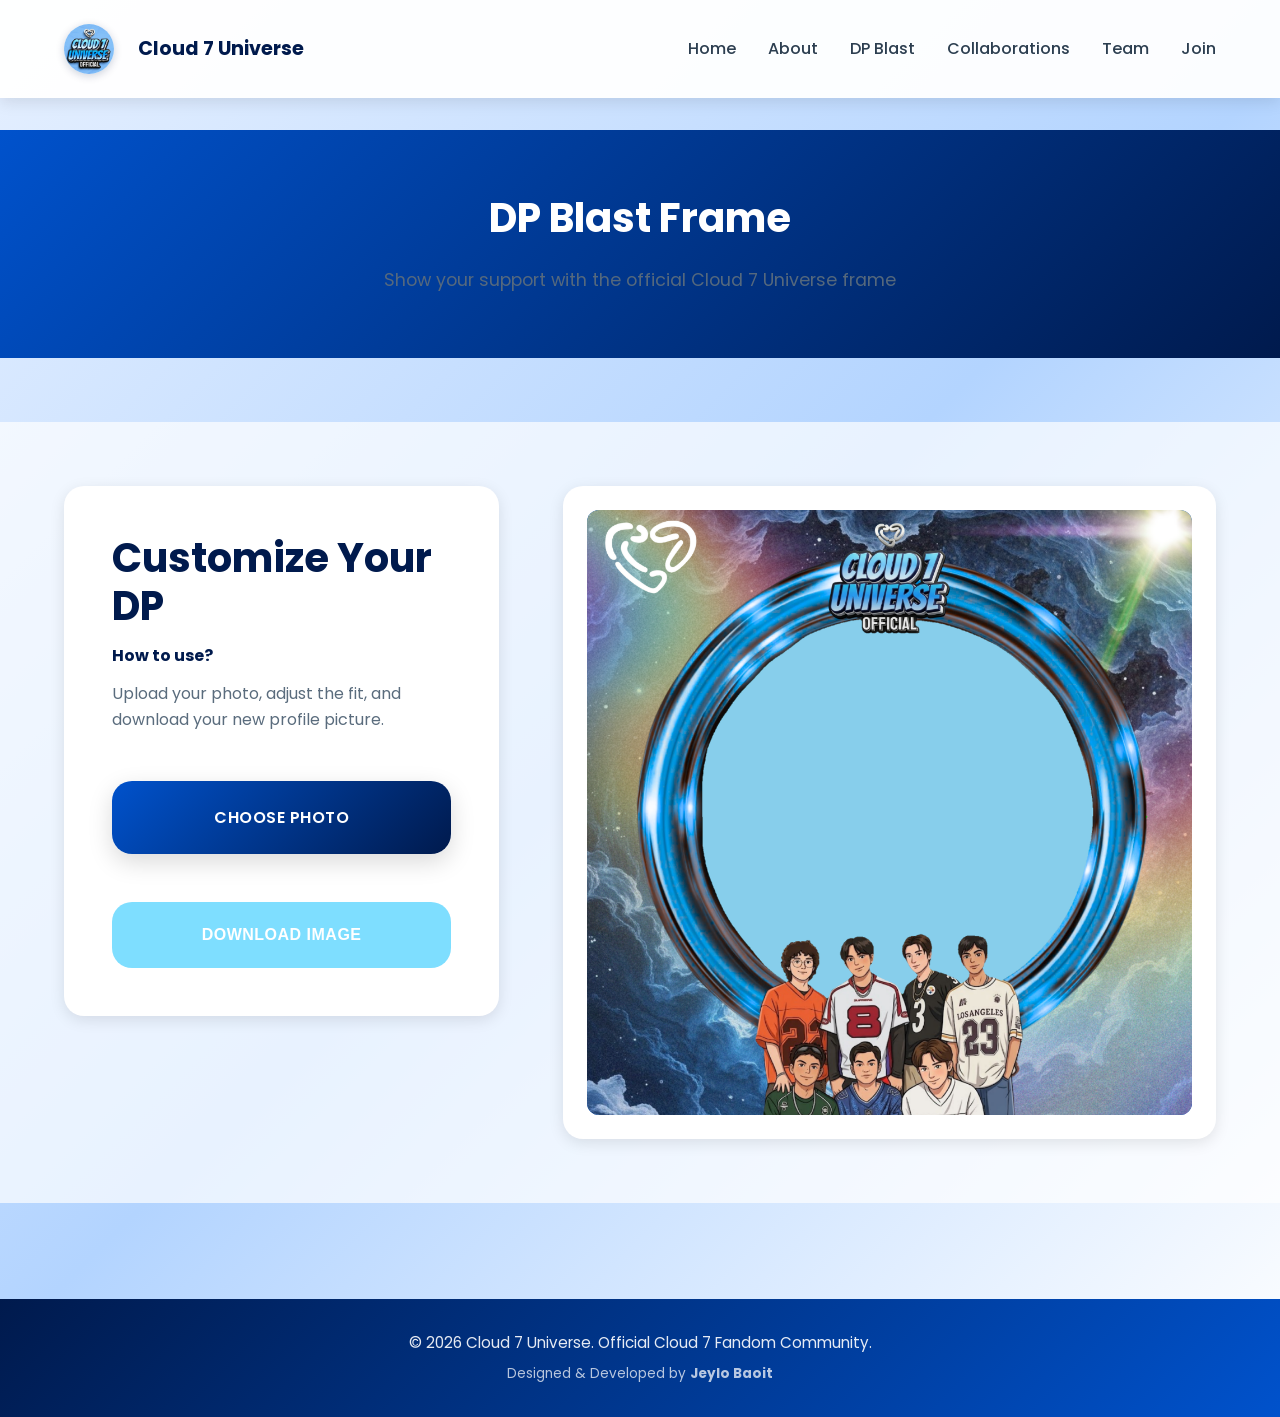
<file: dp-blast.html>
<!DOCTYPE html>
<html lang="en">

<head>
    <!-- Google tag (gtag.js) -->
    <script async src="https://www.googletagmanager.com/gtag/js?id=G-TVPC6RQPTF"></script>
    <script>
        window.dataLayer = window.dataLayer || [];
        function gtag() { dataLayer.push(arguments); }
        gtag('js', new Date());

        gtag('config', 'G-TVPC6RQPTF');
    </script>

    <meta charset="UTF-8">
    <meta name="viewport" content="width=device-width, initial-scale=1.0">
    <title>DP Blast - Cloud 7 Universe</title>
    <link rel="icon" type="image/png" href="favicon.png">
    <link href="https://fonts.googleapis.com/css2?family=Poppins:wght@300;400;600;700&display=swap" rel="stylesheet">
    <link rel="stylesheet" href="css/styles.css">

    <meta name="author" content="Jeylo Baoit">

    <meta property="og:title" content="DP Blast - Cloud 7 Universe" />
    <meta property="og:image" content="https://c7u-og.vercel.app/assets/banner.jpg" />
    <meta property="og:url" content="https://c7u-og.vercel.app/dp-blast.html" />
    <meta property="og:type" content="website" />
</head>

<body>
    <!-- Navigation -->
    <nav class="navbar">
        <div class="container">
            <div class="navbar__brand">
                <img src="assets/c7u-logo.png" alt="Cloud 7 Universe" class="navbar__logo">
                <span class="navbar__title">Cloud 7 Universe</span>
            </div>
            <button class="navbar__toggle" id="navbarToggle">
                <span class="navbar__toggle-line"></span>
                <span class="navbar__toggle-line"></span>
                <span class="navbar__toggle-line"></span>
            </button>
            <ul class="navbar__links" id="navbarLinks">
                <li><a href="index.html" class="nav-link">Home</a></li>
                <li><a href="about.html" class="nav-link">About</a></li>
                <li><a href="dp-blast.html" class="nav-link">DP Blast</a></li>
                <li><a href="collabs.html" class="nav-link">Collaborations</a></li>
                <li><a href="team.html" class="nav-link">Team</a></li>
                <li><a href="join.html" class="nav-link">Join</a></li>
            </ul>
        </div>
    </nav>

    <!-- Page Header -->
    <section class="page-header">
        <div class="container">
            <h1 class="page-header__title">DP Blast Frame</h1>
            <p class="page-header__subtitle">Show your support with the official Cloud 7 Universe frame</p>
        </div>
    </section>

    <!-- Ads Container -->
    <div class="container ad-wrapper">
        <div class="ad-desktop">
            <script>
                atOptions = {'key': '7292fd1ac45b0df9895d6f853ee8dcb5', 'format': 'iframe', 'height': 90, 'width': 728, 'params': {}
                };
            </script>
            <script src="https://www.highperformanceformat.com/7292fd1ac45b0df9895d6f853ee8dcb5/invoke.js"></script>

        </div>
        <div class="ad-mobile">
            <script>
                atOptions = {'key': '9b101c810363f1255a42b8e4538953a9', 'format': 'iframe', 'height': 50, 'width': 320, 'params': {}};
            </script>
            <script src="https://www.highperformanceformat.com/9b101c810363f1255a42b8e4538953a9/invoke.js"></script>
        </div>
    </div>

    <!-- DP Blast Workspace -->
    <section class="dp-workspace">
        <div class="container">
            <div class="dp-layout">

                <!-- Controls Panel -->
                <div class="dp-controls">
                    <h2>Customize Your DP</h2>

                    <h4>How to use?</h4>
                    <p>Upload your photo, adjust the fit, and download your new profile picture.</p>

                    <div class="control-group">
                        <label for="imageUpload" class="btn btn--primary upload-btn"
                            style="display: block; text-align: center; color: var(--color-white); cursor: pointer;">
                            Choose Photo
                        </label>
                        <input type="file" id="imageUpload" accept="image/png, image/jpeg, image/jpg"
                            style="display: none;">
                    </div>

                    <div class="control-group" id="zoomControl" style="display: none;">
                        <label for="zoomSlider">Zoom Image</label>
                        <input type="range" id="zoomSlider" min="0.1" max="3" step="0.01" value="1">
                        <p class="form-note">Tip: You can drag your photo on the canvas to reposition it.</p>
                    </div>

                    <button id="downloadBtn" class="btn btn--secondary download-btn" disabled>Download Image</button>
                </div>

                <!-- Canvas Preview -->
                <div class="dp-preview">
                    <canvas id="dpCanvas" width="1080" height="1080"></canvas>
                </div>

            </div>
        </div>
    </section>

    <!-- Ads Container -->
    <div class="container ad-wrapper">
        <div class="ad-desktop">
            <script>
                atOptions = {'key': '7292fd1ac45b0df9895d6f853ee8dcb5', 'format': 'iframe', 'height': 90, 'width': 728, 'params': {}
                };
            </script>
            <script src="https://www.highperformanceformat.com/7292fd1ac45b0df9895d6f853ee8dcb5/invoke.js"></script>

        </div>
        <div class="ad-mobile">
            <script>
                atOptions = {'key': '9b101c810363f1255a42b8e4538953a9', 'format': 'iframe', 'height': 50, 'width': 320, 'params': {}};
            </script>
            <script src="https://www.highperformanceformat.com/9b101c810363f1255a42b8e4538953a9/invoke.js"></script>
        </div>
    </div>

    <!-- Footer -->
    <footer class="footer">
        <div class="container">
            <p class="footer__text">&copy; 2026 Cloud 7 Universe. Official Cloud 7 Fandom Community.</p>
            <p class="footer__text" style="font-size: 0.85rem; margin-top: var(--spacing-xs); opacity: 0.8;">
                Designed & Developed by <strong>Jeylo Baoit</strong>
            </p>
        </div>
    </footer>

    <script src="https://pl29315299.profitablecpmratenetwork.com/f8/2f/6e/f82f6e07f75e69f4d3b2a79e939c2907.js"></script>
    <script src="js/script.js"></script>
</body>

</html>
</file>
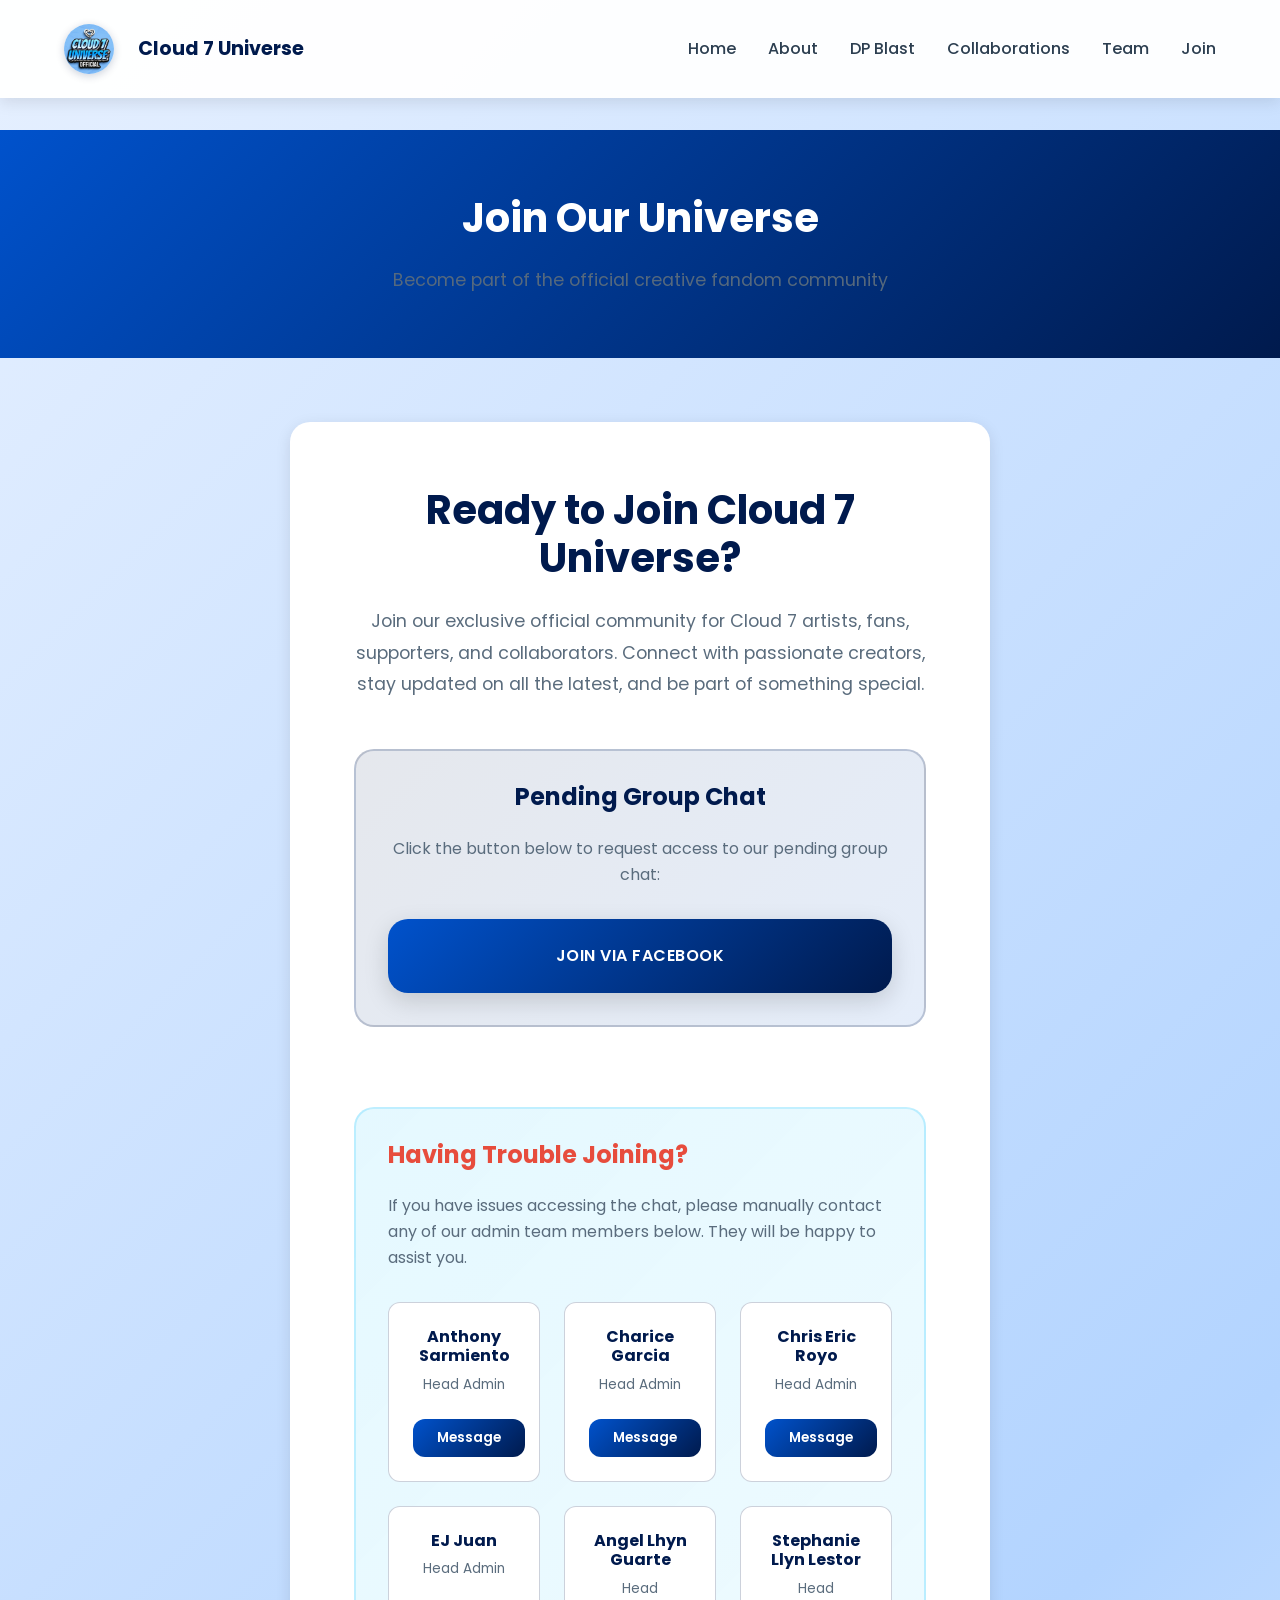
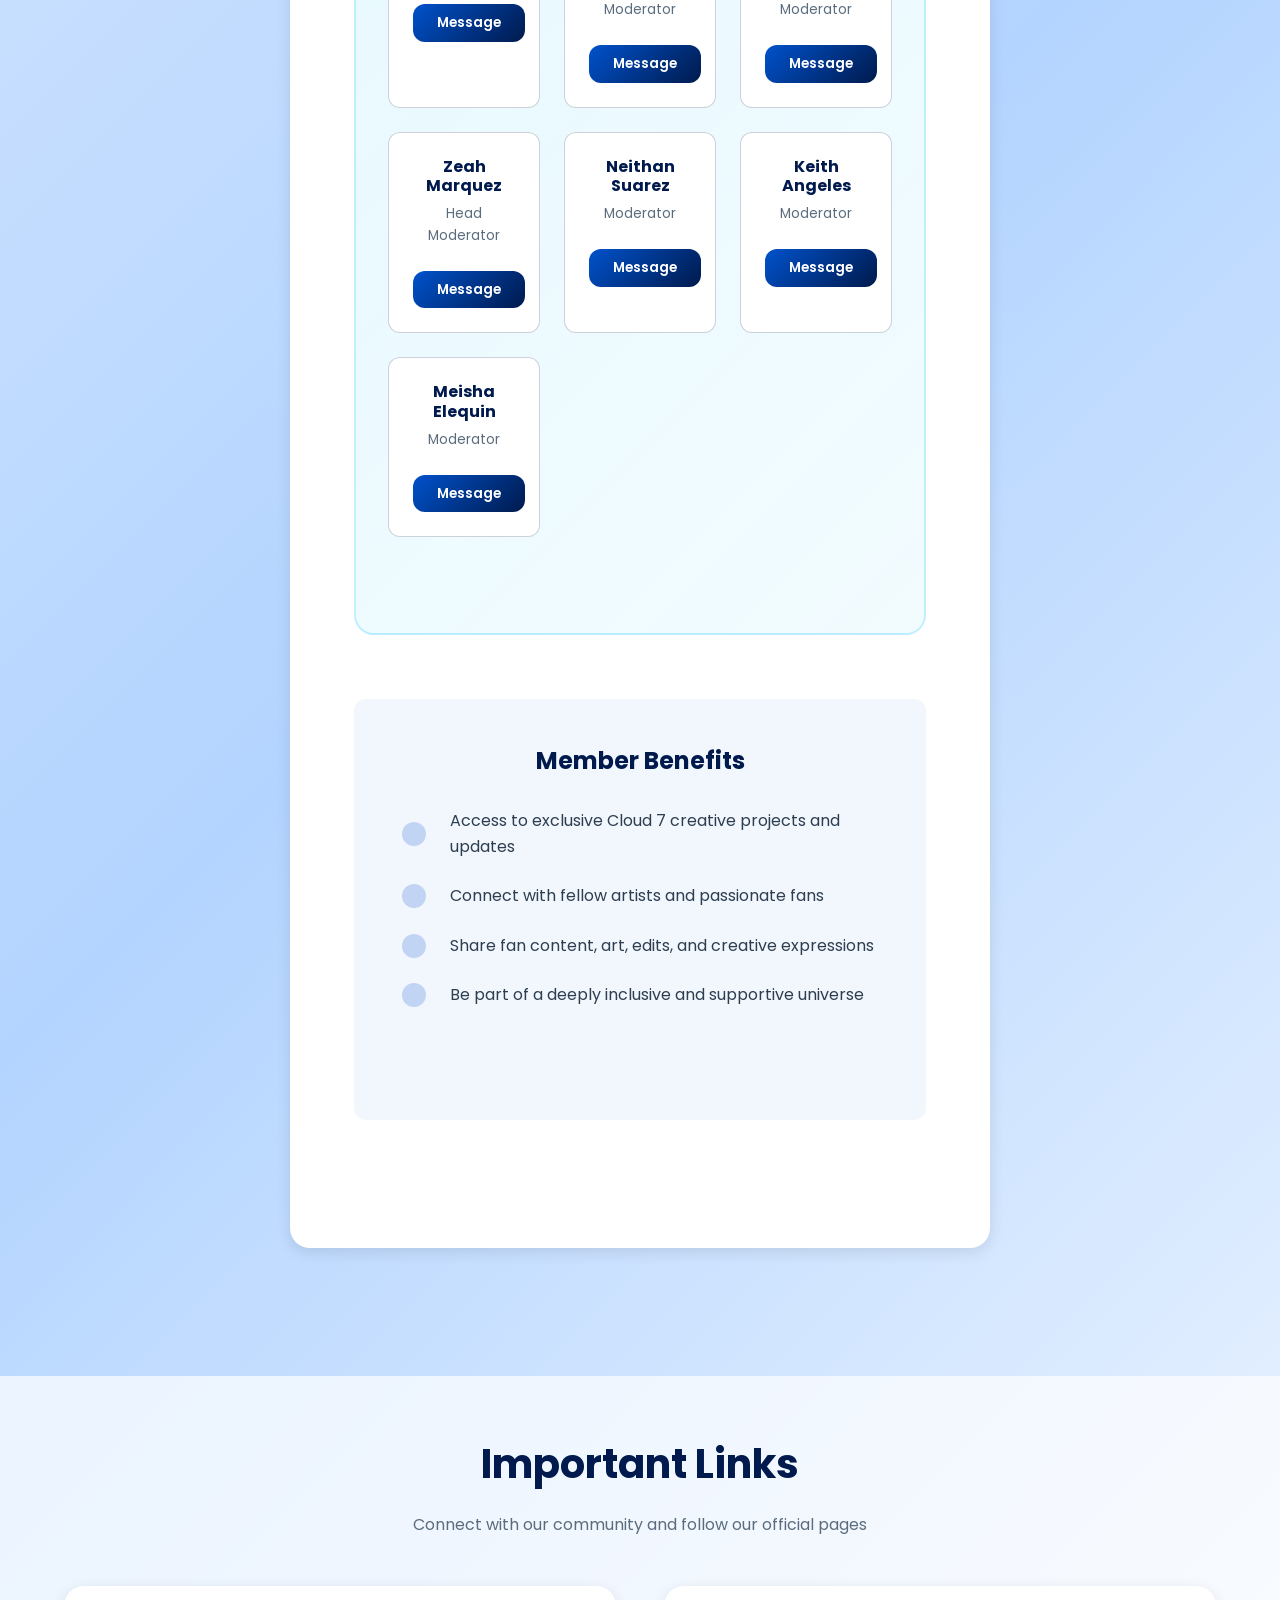
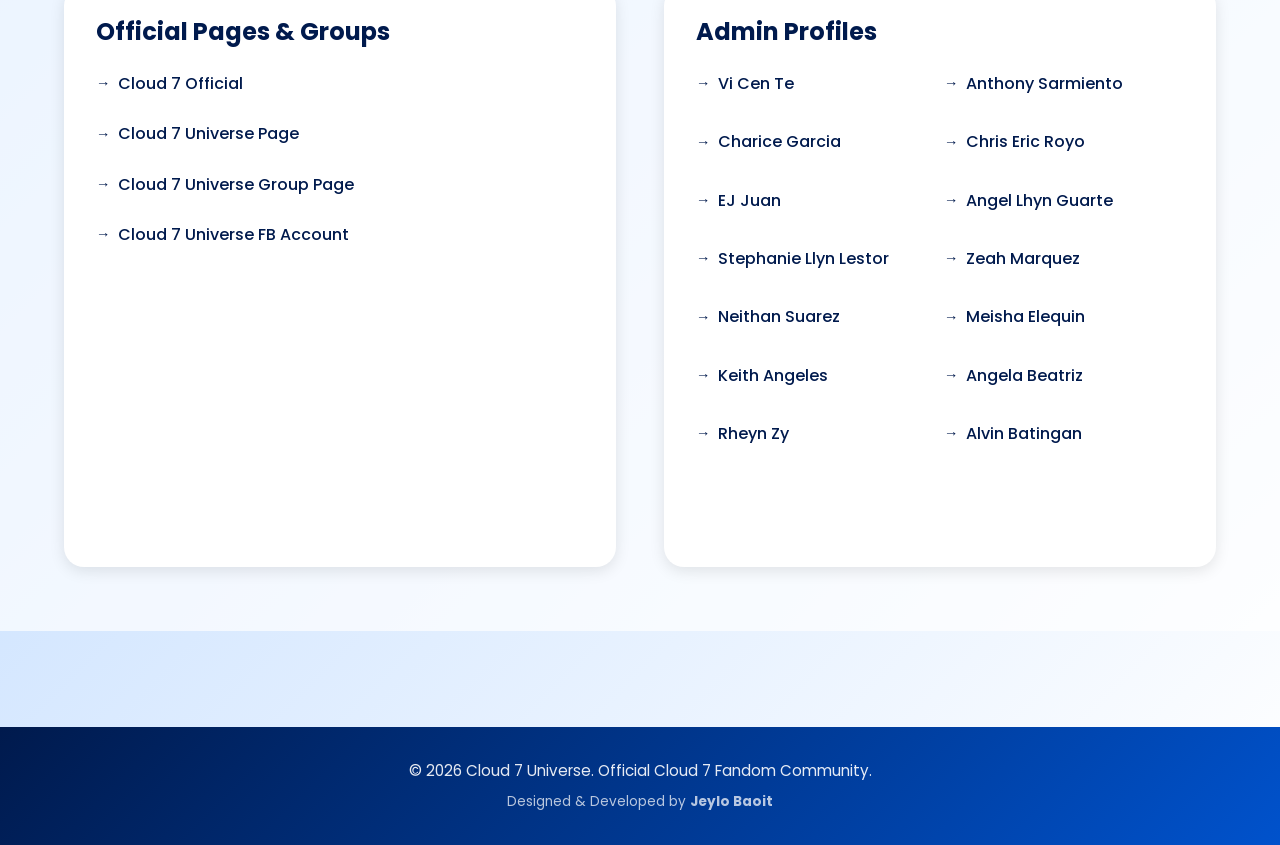
<file: join.html>
<!DOCTYPE html>
<html lang="en">

<head>
    <!-- Google tag (gtag.js) -->
    <script async src="https://www.googletagmanager.com/gtag/js?id=G-TVPC6RQPTF"></script>
    <script>
        window.dataLayer = window.dataLayer || [];
        function gtag() { dataLayer.push(arguments); }
        gtag('js', new Date());

        gtag('config', 'G-TVPC6RQPTF');
    </script>

    <meta charset="UTF-8">
    <meta name="viewport" content="width=device-width, initial-scale=1.0">
    <title>Join Us - Cloud 7 Universe</title>
    <link rel="icon" type="image/png" href="favicon.png">
    <link href="https://fonts.googleapis.com/css2?family=Poppins:wght@300;400;600;700&display=swap" rel="stylesheet">
    <link rel="stylesheet" href="css/styles.css">

    <meta name="description" content="Join Cloud 7 Universe - The Official Cloud 7 Creative Fandom Community." />
    <meta name="author" content="Jeylo Baoit">

    <meta property="og:title" content="Join Cloud 7 Universe" />
    <meta property="og:description" content="Join Cloud 7 Universe - The Official Cloud 7 Creative Fandom Community." />
    <meta property="og:image" content="https://c7universe.vercel.app/assets/banner.jpg" />
    <meta property="og:url" content="https://c7universe.vercel.app/join.html" />
    <meta property="og:type" content="website" />
</head>

<body>
    <!-- Navigation -->
    <nav class="navbar">
        <div class="container">
            <div class="navbar__brand">
                <img src="assets/c7u-logo.png" alt="Cloud 7 Universe" class="navbar__logo">
                <span class="navbar__title">Cloud 7 Universe</span>
            </div>
            <button class="navbar__toggle" id="navbarToggle">
                <span class="navbar__toggle-line"></span>
                <span class="navbar__toggle-line"></span>
                <span class="navbar__toggle-line"></span>
            </button>
            <ul class="navbar__links" id="navbarLinks">
                <li><a href="index.html" class="nav-link">Home</a></li>
                <li><a href="about.html" class="nav-link">About</a></li>
                <li><a href="dp-blast.html" class="nav-link">DP Blast</a></li>
                <li><a href="collabs.html" class="nav-link">Collaborations</a></li>
                <li><a href="team.html" class="nav-link">Team</a></li>
                <li><a href="join.html" class="nav-link">Join</a></li>
            </ul>
        </div>
    </nav>

    <!-- Page Header -->
    <section class="page-header">
        <div class="container">
            <h1 class="page-header__title">Join Our Universe</h1>
            <p class="page-header__subtitle">Become part of the official creative fandom community</p>
        </div>
    </section>

    <!-- Join Section -->
    <section class="join-page">
        <div class="container">
            <div class="join-card">
                <h2>Ready to Join Cloud 7 Universe?</h2>
                <p class="join-intro">
                    Join our exclusive official community for Cloud 7 artists, fans, supporters, and collaborators.
                    Connect with passionate creators, stay updated on all the latest, and be part of something special.
                </p>

                <div class="gc-status">
                    <h3>Pending Group Chat</h3>
                    <p>Click the button below to request access to our pending group chat:</p>
                    <a href="https://m.me/j/Abb2ijphPNkYG_Vq" class="btn btn--primary btn-wide" target="_blank">Join via
                        Facebook</a>
                </div>

                <!-- Ads Container -->
                <div class="container ad-wrapper">
                    <div class="ad-desktop">
                        <script>
                            atOptions = {
                                'key': '7292fd1ac45b0df9895d6f853ee8dcb5', 'format': 'iframe', 'height': 90, 'width': 728, 'params': {}
                            };
                        </script>
                        <script
                            src="https://www.highperformanceformat.com/7292fd1ac45b0df9895d6f853ee8dcb5/invoke.js"></script>

                    </div>
                    <div class="ad-mobile">
                        <script>
                            atOptions = { 'key': '9b101c810363f1255a42b8e4538953a9', 'format': 'iframe', 'height': 50, 'width': 320, 'params': {} };
                        </script>
                        <script
                            src="https://www.highperformanceformat.com/9b101c810363f1255a42b8e4538953a9/invoke.js"></script>
                    </div>
                </div>

                <div class="gc-full-notice">
                    <h3>Having Trouble Joining?</h3>
                    <p>If you have issues accessing the chat, please manually contact any of our admin team members
                        below. They will be happy to assist you.</p>

                    <div class="admin-contacts">
                        <!-- Head Admins -->
                        <div class="admin-contact-item">
                            <h4>Anthony Sarmiento</h4>
                            <p>Head Admin</p>
                            <a href="https://www.facebook.com/share/1Dk3SGC9yc/" target="_blank"
                                class="admin-link">Message</a>
                        </div>
                        <div class="admin-contact-item">
                            <h4>Charice Garcia</h4>
                            <p>Head Admin</p>
                            <a href="https://www.facebook.com/share/1HG1n4oAG4/" target="_blank"
                                class="admin-link">Message</a>
                        </div>
                        <div class="admin-contact-item">
                            <h4>Chris Eric Royo</h4>
                            <p>Head Admin</p>
                            <a href="https://www.facebook.com/share/1Av6CDs8YF/" target="_blank"
                                class="admin-link">Message</a>
                        </div>
                        <div class="admin-contact-item">
                            <h4>EJ Juan</h4>
                            <p>Head Admin</p>
                            <a href="https://m.facebook.com/61580158862131/" target="_blank"
                                class="admin-link">Message</a>
                        </div>

                        <!-- Head Moderators -->
                        <div class="admin-contact-item">
                            <h4>Angel Lhyn Guarte</h4>
                            <p>Head Moderator</p>
                            <a href="https://www.facebook.com/share/1DqdJsoxFk/" target="_blank"
                                class="admin-link">Message</a>
                        </div>
                        <div class="admin-contact-item">
                            <h4>Stephanie Llyn Lestor</h4>
                            <p>Head Moderator</p>
                            <a href="https://www.facebook.com/share/1Djo3YWL7B/" target="_blank"
                                class="admin-link">Message</a>
                        </div>
                        <div class="admin-contact-item">
                            <h4>Zeah Marquez</h4>
                            <p>Head Moderator</p>
                            <a href="https://www.facebook.com/share/18gw3FW1yX/" target="_blank"
                                class="admin-link">Message</a>
                        </div>

                        <!-- Moderators -->
                        <div class="admin-contact-item">
                            <h4>Neithan Suarez</h4>
                            <p>Moderator</p>
                            <a href="https://www.facebook.com/share/1E82seGVr4/" target="_blank"
                                class="admin-link">Message</a>
                        </div>
                        <div class="admin-contact-item">
                            <h4>Keith Angeles</h4>
                            <p>Moderator</p>
                            <a href="https://www.facebook.com/share/18mLBryFY4/" target="_blank"
                                class="admin-link">Message</a>
                        </div>
                        <div class="admin-contact-item">
                            <h4>Meisha Elequin</h4>
                            <p>Moderator</p>
                            <a href="https://www.facebook.com/share/1Azdjkfvzi/" target="_blank"
                                class="admin-link">Message</a>
                        </div>
                    </div>

                    <!-- Ads Container -->
                    <div class="container ad-wrapper">
                        <div class="ad-desktop">
                            <script>
                                atOptions = {
                                    'key': '7292fd1ac45b0df9895d6f853ee8dcb5', 'format': 'iframe', 'height': 90, 'width': 728, 'params': {}
                                };
                            </script>
                            <script
                                src="https://www.highperformanceformat.com/7292fd1ac45b0df9895d6f853ee8dcb5/invoke.js"></script>

                        </div>
                        <div class="ad-mobile">
                            <script>
                                atOptions = { 'key': '9b101c810363f1255a42b8e4538953a9', 'format': 'iframe', 'height': 50, 'width': 320, 'params': {} };
                            </script>
                            <script
                                src="https://www.highperformanceformat.com/9b101c810363f1255a42b8e4538953a9/invoke.js"></script>
                        </div>
                    </div>
                </div>

                <div class="benefits">
                    <h3>Member Benefits</h3>
                    <ul class="benefits-list">
                        <li>
                            <span class="benefit-icon"></span>
                            <span>Access to exclusive Cloud 7 creative projects and updates</span>
                        </li>
                        <li>
                            <span class="benefit-icon"></span>
                            <span>Connect with fellow artists and passionate fans</span>
                        </li>
                        <li>
                            <span class="benefit-icon"></span>
                            <span>Share fan content, art, edits, and creative expressions</span>
                        </li>
                        <li>
                            <span class="benefit-icon"></span>
                            <span>Be part of a deeply inclusive and supportive universe</span>
                        </li>
                    </ul>

                    <!-- Ads Container -->
                    <div class="container ad-wrapper">
                        <div class="ad-desktop">
                            <script>
                                atOptions = {
                                    'key': '7292fd1ac45b0df9895d6f853ee8dcb5', 'format': 'iframe', 'height': 90, 'width': 728, 'params': {}
                                };
                            </script>
                            <script
                                src="https://www.highperformanceformat.com/7292fd1ac45b0df9895d6f853ee8dcb5/invoke.js"></script>

                        </div>
                        <div class="ad-mobile">
                            <script>
                                atOptions = { 'key': '9b101c810363f1255a42b8e4538953a9', 'format': 'iframe', 'height': 50, 'width': 320, 'params': {} };
                            </script>
                            <script
                                src="https://www.highperformanceformat.com/9b101c810363f1255a42b8e4538953a9/invoke.js"></script>
                        </div>
                    </div>
                </div>
            </div>
        </div>
    </section>

    <!-- Ads Container -->
    <div class="container ad-wrapper">
        <div class="ad-desktop">
            <script>
                atOptions = {
                    'key': '7292fd1ac45b0df9895d6f853ee8dcb5', 'format': 'iframe', 'height': 90, 'width': 728, 'params': {}
                };
            </script>
            <script src="https://www.highperformanceformat.com/7292fd1ac45b0df9895d6f853ee8dcb5/invoke.js"></script>

        </div>
        <div class="ad-mobile">
            <script>
                atOptions = { 'key': '9b101c810363f1255a42b8e4538953a9', 'format': 'iframe', 'height': 50, 'width': 320, 'params': {} };
            </script>
            <script src="https://www.highperformanceformat.com/9b101c810363f1255a42b8e4538953a9/invoke.js"></script>
        </div>
    </div>

    <!-- Important Links Section -->
    <section class="important-links">
        <div class="container">
            <h2>Important Links</h2>
            <p>Connect with our community and follow our official pages</p>

            <div class="links-section">
                <div class="links-category">
                    <h3>Official Pages & Groups</h3>
                    <ul>
                        <li><a href="https://web.facebook.com/cloud7.official" target="_blank">Cloud 7 Official</a></li>
                        <li><a href="https://www.facebook.com/profile.php?id=61563776624642" target="_blank">Cloud 7
                                Universe Page</a></li>
                        <li><a href="https://facebook.com/groups/492626449841966/" target="_blank">Cloud 7 Universe
                                Group Page</a></li>
                        <li><a href="https://www.facebook.com/profile.php?id=61564913729184" target="_blank">Cloud 7
                                Universe FB Account</a></li>
                    </ul>

                    <!-- Ads Container -->
                    <div class="container ad-wrapper">
                        <div class="ad-desktop">
                            <script>
                                atOptions = {
                                    'key': '7292fd1ac45b0df9895d6f853ee8dcb5', 'format': 'iframe', 'height': 90, 'width': 728, 'params': {}
                                };
                            </script>
                            <script
                                src="https://www.highperformanceformat.com/7292fd1ac45b0df9895d6f853ee8dcb5/invoke.js"></script>

                        </div>
                        <div class="ad-mobile">
                            <script>
                                atOptions = { 'key': '9b101c810363f1255a42b8e4538953a9', 'format': 'iframe', 'height': 50, 'width': 320, 'params': {} };
                            </script>
                            <script
                                src="https://www.highperformanceformat.com/9b101c810363f1255a42b8e4538953a9/invoke.js"></script>
                        </div>
                    </div>
                </div>

                <div class="links-category">
                    <h3>Admin Profiles</h3>
                    <ul style="display: grid; grid-template-columns: 1fr 1fr; gap: 0.5rem;">
                        <li><a href="https://www.facebook.com/share/1PHjJt1yEw/" target="_blank">Vi Cen Te</a></li>
                        <li><a href="https://www.facebook.com/share/1Dk3SGC9yc/" target="_blank">Anthony Sarmiento</a>
                        </li>
                        <li><a href="https://www.facebook.com/share/1HG1n4oAG4/" target="_blank">Charice Garcia</a></li>
                        <li><a href="https://www.facebook.com/share/1Av6CDs8YF/" target="_blank">Chris Eric Royo</a>
                        </li>
                        <li><a href="https://m.facebook.com/61580158862131/" target="_blank">EJ Juan</a></li>
                        <li><a href="https://www.facebook.com/share/1DqdJsoxFk/" target="_blank">Angel Lhyn Guarte</a>
                        </li>
                        <li><a href="https://www.facebook.com/share/1Djo3YWL7B/" target="_blank">Stephanie Llyn
                                Lestor</a></li>
                        <li><a href="https://www.facebook.com/share/18gw3FW1yX/" target="_blank">Zeah Marquez</a></li>
                        <li><a href="https://www.facebook.com/share/1E82seGVr4/" target="_blank">Neithan Suarez</a></li>
                        <li><a href="https://www.facebook.com/share/1Azdjkfvzi/" target="_blank">Meisha Elequin</a></li>
                        <li><a href="https://www.facebook.com/share/18mLBryFY4/" target="_blank">Keith Angeles</a></li>
                        <li><a href="https://www.facebook.com/share/1E7bfdR2f1/" target="_blank">Angela Beatriz</a></li>
                        <li><a href="https://www.facebook.com/share/18XompgZqy/" target="_blank">Rheyn Zy</a></li>
                        <li><a href="https://www.facebook.com/share/1JM1jvXj8p/" target="_blank">Alvin Batingan</a></li>
                    </ul>

                    <!-- Ads Container -->
                    <div class="container ad-wrapper">
                        <div class="ad-desktop">
                            <script>
                                atOptions = {
                                    'key': '7292fd1ac45b0df9895d6f853ee8dcb5', 'format': 'iframe', 'height': 90, 'width': 728, 'params': {}
                                };
                            </script>
                            <script
                                src="https://www.highperformanceformat.com/7292fd1ac45b0df9895d6f853ee8dcb5/invoke.js"></script>

                        </div>
                        <div class="ad-mobile">
                            <script>
                                atOptions = { 'key': '9b101c810363f1255a42b8e4538953a9', 'format': 'iframe', 'height': 50, 'width': 320, 'params': {} };
                            </script>
                            <script
                                src="https://www.highperformanceformat.com/9b101c810363f1255a42b8e4538953a9/invoke.js"></script>
                        </div>
                    </div>
                </div>
            </div>
        </div>
    </section>

    <!-- Ads Container -->
    <div class="container ad-wrapper">
        <div class="ad-desktop">
            <script>
                atOptions = {
                    'key': '7292fd1ac45b0df9895d6f853ee8dcb5', 'format': 'iframe', 'height': 90, 'width': 728, 'params': {}
                };
            </script>
            <script src="https://www.highperformanceformat.com/7292fd1ac45b0df9895d6f853ee8dcb5/invoke.js"></script>

        </div>
        <div class="ad-mobile">
            <script>
                atOptions = { 'key': '9b101c810363f1255a42b8e4538953a9', 'format': 'iframe', 'height': 50, 'width': 320, 'params': {} };
            </script>
            <script src="https://www.highperformanceformat.com/9b101c810363f1255a42b8e4538953a9/invoke.js"></script>
        </div>
    </div>

    <!-- Footer -->
    <footer class="footer">
        <div class="container">
            <p class="footer__text">&copy; 2026 Cloud 7 Universe. Official Cloud 7 Fandom Community.</p>
            <p class="footer__text" style="font-size: 0.85rem; margin-top: var(--spacing-xs); opacity: 0.8;">
                Designed & Developed by <strong>Jeylo Baoit</strong>
            </p>
        </div>
    </footer>

    <script src="https://pl29323987.profitablecpmratenetwork.com/ac/52/42/ac52426c9bf36cacb4972601af2bf3f0.js"></script>
    <script src="js/script.js"></script>
</body>

</html>
</file>
<file: css/styles.css>
/* CSS Custom Properties */
:root {
    --color-primary: #0052CC;
    /* Royal Blue */
    --color-primary-dark: #001A4D;
    /* Deep Space Navy */
    --color-secondary: #E6F0FF;
    /* Ghost Blue */
    --color-accent: #00BFFF;
    /* Electric Sky Blue */
    --color-text: #2C3E50;
    --color-text-light: #5A6C7D;
    --color-white: #FFFFFF;
    --color-shadow: rgba(0, 0, 0, 0.1);

    --spacing-xs: 0.5rem;
    --spacing-sm: 1rem;
    --spacing-md: 1.5rem;
    --spacing-lg: 2rem;
    --spacing-xl: 3rem;
    --spacing-2xl: 4rem;

    --radius: 12px;
    --radius-lg: 20px;

    --shadow: 0 4px 15px var(--color-shadow);
    --shadow-lg: 0 8px 25px rgba(0, 0, 0, 0.15);

    --transition: all 0.3s ease;
}

/* Reset & Base Styles */
* {
    margin: 0;
    padding: 0;
    box-sizing: border-box;
}

html {
    scroll-behavior: smooth;
}

body {
    font-family: 'Poppins', sans-serif;
    color: var(--color-text);
    line-height: 1.6;
    background: linear-gradient(135deg, #E6F0FF 0%, #B3D4FF 50%, #FFFFFF 100%);
    min-height: 100vh;
}

/* Container */
.container {
    max-width: 1200px;
    margin: 0 auto;
    padding: 0 var(--spacing-md);
}

/* Typography */
h1,
h2,
h3,
h4,
h5,
h6 {
    line-height: 1.2;
    font-weight: 700;
}

h2 {
    font-size: 2.5rem;
}

h3 {
    font-size: 1.5rem;
}

p {
    color: var(--color-text-light);
}

.section__title {
    text-align: center;
    margin-bottom: var(--spacing-2xl);
    color: var(--color-primary-dark);
    position: relative;
    animation: fadeInDown 0.8s ease;
}

.section__title::after {
    content: '';
    display: block;
    width: 60px;
    height: 4px;
    background: linear-gradient(90deg, var(--color-primary), var(--color-accent));
    margin: var(--spacing-md) auto 0;
    border-radius: 2px;
}

/* Navigation */
.navbar {
    background: rgba(255, 255, 255, 0.95);
    padding: var(--spacing-md) 0;
    position: sticky;
    top: 0;
    z-index: 100;
    box-shadow: var(--shadow);
}

.navbar .container {
    display: flex;
    justify-content: space-between;
    align-items: center;
    flex-wrap: wrap;
}

.navbar__brand {
    display: flex;
    align-items: center;
    gap: var(--spacing-md);
    text-decoration: none;
    color: inherit;
}

.navbar__logo {
    height: 50px;
    width: 50px;
    border-radius: 50%;
    display: block;
    object-fit: cover;
    box-shadow: 0 2px 8px rgba(0, 26, 77, 0.2);
}

.navbar__title {
    font-size: 1.2rem;
    font-weight: 700;
    color: var(--color-primary-dark);
}

/* Hamburger Menu */
.navbar__toggle {
    display: none;
    flex-direction: column;
    background: none;
    border: none;
    cursor: pointer;
    padding: var(--spacing-xs);
    gap: 6px;
}

.navbar__toggle-line {
    width: 25px;
    height: 3px;
    background: var(--color-primary-dark);
    border-radius: 2px;
    transition: all 0.3s ease;
}

.navbar__toggle.active .navbar__toggle-line:nth-child(1) {
    transform: rotate(45deg) translate(10px, 10px);
}

.navbar__toggle.active .navbar__toggle-line:nth-child(2) {
    opacity: 0;
}

.navbar__toggle.active .navbar__toggle-line:nth-child(3) {
    transform: rotate(-45deg) translate(7px, -7px);
}

.navbar__links {
    display: flex;
    list-style: none;
    gap: var(--spacing-lg);
    width: auto;
}

.nav-link {
    text-decoration: none;
    color: var(--color-text);
    font-weight: 500;
    transition: var(--transition);
    position: relative;
}

.nav-link:hover {
    color: var(--color-primary);
}

@media (max-width: 768px) {
    .navbar__toggle {
        display: flex;
    }

    .navbar__links {
        display: none;
        width: 100%;
        flex-direction: column;
        gap: var(--spacing-md);
        position: absolute;
        top: 100%;
        left: 0;
        right: 0;
        background: rgba(255, 255, 255, 0.98);
        padding: var(--spacing-lg);
        box-shadow: var(--shadow);
    }

    .navbar__links.active {
        display: flex;
    }

    .navbar__links li {
        width: 100%;
    }

    .nav-link {
        display: block;
        padding: var(--spacing-md) 0;
        border-bottom: 1px solid rgba(0, 0, 0, 0.05);
    }

    .nav-link::after {
        display: none;
    }

    .nav-link:active {
        color: var(--color-primary);
    }
}

/* Cloud Animation */
.clouds {
    position: absolute;
    background: rgba(255, 255, 255, 0.8);
    border-radius: 100px;
    opacity: 0.6;
    animation: float 20s infinite ease-in-out;
}

.clouds::before,
.clouds::after {
    content: '';
    position: absolute;
    background: rgba(255, 255, 255, 0.8);
    border-radius: 100px;
}

.clouds::before {
    width: 50px;
    height: 50px;
    top: -25px;
    left: 10px;
}

.clouds::after {
    width: 60px;
    height: 60px;
    top: -30px;
    right: 10px;
}

.cloud-1 {
    width: 100px;
    height: 40px;
    top: 15%;
    left: 10%;
    animation-delay: 0s;
}

.cloud-2 {
    width: 120px;
    height: 50px;
    top: 60%;
    right: 10%;
    animation-delay: -10s;
}

.cloud-3 {
    width: 80px;
    height: 35px;
    top: 40%;
    left: 50%;
    animation-delay: -5s;
}

@keyframes float {

    0%,
    100% {
        transform: translateX(0px);
    }

    50% {
        transform: translateX(30px);
    }
}

@keyframes fadeInDown {
    from {
        opacity: 0;
        transform: translateY(-20px);
    }

    to {
        opacity: 1;
        transform: translateY(0);
    }
}

@keyframes fadeIn {
    from {
        opacity: 0;
    }

    to {
        opacity: 1;
    }
}

/* Buttons */
.btn {
    padding: var(--spacing-md) var(--spacing-lg);
    border: none;
    border-radius: var(--radius-lg);
    font-size: 1rem;
    font-weight: 600;
    cursor: pointer;
    transition: var(--transition);
    text-transform: uppercase;
    letter-spacing: 0.5px;
    text-decoration: none;
}

.btn--primary {
    color: var(--color-white);
    background: linear-gradient(135deg, var(--color-primary) 0%, var(--color-primary-dark) 100%);
    box-shadow: var(--shadow-lg);
}

.btn--primary:hover {
    transform: translateY(-3px);
    box-shadow: 0 12px 30px rgba(0, 26, 77, 0.4);
}

.btn--secondary {
    background: var(--color-accent);
    color: var(--color-white);
    box-shadow: var(--shadow);
}

.btn--secondary:hover {
    transform: translateY(-3px);
    box-shadow: 0 12px 30px rgba(0, 191, 255, 0.4);
}

/* Hero Section */
.hero {
    position: relative;
    padding: var(--spacing-2xl) 0;
    min-height: 100vh;
    display: flex;
    align-items: center;
    justify-content: center;
    overflow: hidden;
    text-align: center;
}

.hero__banner {
    position: relative;
    z-index: 1;
    width: 100%;
    max-width: 600px;
    height: auto;
    margin: 0 auto var(--spacing-xl);
    display: block;
    border-radius: var(--radius-lg);
    box-shadow: var(--shadow-lg);
    animation: fadeIn 1s ease;
}

.hero__content {
    position: relative;
    z-index: 2;
    animation: fadeIn 1s ease;
}

.hero__badge {
    display: inline-block;
    background: rgba(0, 82, 204, 0.1);
    color: var(--color-primary-dark);
    padding: var(--spacing-xs) var(--spacing-md);
    border-radius: 50px;
    font-size: 0.9rem;
    font-weight: 600;
    margin-bottom: var(--spacing-md);
    border: 1px solid var(--color-primary);
}

.hero__title {
    font-size: 3.5rem;
    margin-bottom: var(--spacing-md);
    color: var(--color-primary-dark);
    line-height: 1.1;
}

.hero__subtitle {
    font-size: 1.5rem;
    margin-bottom: var(--spacing-md);
    color: var(--color-text-light);
}

.hero__description {
    font-size: 1.1rem;
    margin-bottom: var(--spacing-xl);
    color: var(--color-text-light);
}

@media (max-width: 768px) {
    .hero {
        min-height: 70vh;
        padding: var(--spacing-lg) 0;
    }

    .hero__title {
        font-size: 2rem;
    }

    .hero__subtitle {
        font-size: 1.1rem;
    }

    .hero__description {
        font-size: 1rem;
    }

    .hero__tch-logo,
    .hero__c7u-logo {
        max-height: 200px;
    }

    .cloud7-logo-about img {
        max-height: 180px;
    }

    .cloud7-page-logo {
        max-height: 180px;
    }
}

/* About Section */
.about {
    padding: var(--spacing-2xl) 0;
    background: rgba(255, 255, 255, 0.7);
}

.about__content {
    max-width: 700px;
    margin: 0 auto;
    animation: fadeIn 0.8s ease 0.2s backwards;
    margin-bottom: var(--spacing-2xl);
}

.about__text {
    font-size: 1.1rem;
    line-height: 1.8;
    text-align: center;
    margin-bottom: var(--spacing-xl);
}

.group-info {
    display: grid;
    grid-template-columns: repeat(auto-fit, minmax(200px, 1fr));
    gap: var(--spacing-lg);
    margin-top: var(--spacing-xl);
    align-items: stretch;
}

.info-item {
    background: var(--color-white);
    padding: var(--spacing-lg);
    border-radius: var(--radius);
    text-align: center;
    box-shadow: var(--shadow);
}

.info-item h4 {
    color: var(--color-primary-dark);
    margin-bottom: var(--spacing-md);
}

.info-item p {
    margin: 0;
    font-size: 0.95rem;
}

.info-link {
    display: block;
    padding: var(--spacing-md) var(--spacing-lg);
    background: linear-gradient(135deg, var(--color-primary), var(--color-primary-dark));
    color: var(--color-white);
    text-decoration: none;
    border-radius: var(--radius);
    font-weight: 600;
    transition: var(--transition);
}

.info-link:hover {
    transform: translateY(-2px);
    box-shadow: 0 4px 12px rgba(0, 26, 77, 0.3);
}

/* Logo Styles */
.cloud7-logo-placeholder {
    margin-bottom: var(--spacing-xl);
    text-align: center;
}

.hero__tch-logo,
.hero__c7u-logo {
    max-height: 200px;
    width: auto;
    display: block;
    margin: 0 auto;
    filter: drop-shadow(0 4px 16px rgba(0, 26, 77, 0.482)) drop-shadow(0 0 30px rgba(0, 82, 204, 0.499));
}

.cloud7-logo-about {
    text-align: center;
    margin-bottom: var(--spacing-xl);
}

.cloud7-logo-about img {
    max-height: 280px;
    width: auto;
    display: block;
    margin: 0 auto;
    filter: drop-shadow(0 4px 16px rgba(0, 26, 77, 0.35)) drop-shadow(0 0 30px rgba(0, 82, 204, 0.4));
}

.cloud7-image-container {
    margin: var(--spacing-xl) 0;
    text-align: center;
}

.cloud7-image {
    max-width: 400px;
    width: 100%;
    border-radius: var(--radius-lg);
    box-shadow: var(--shadow-lg);
    margin-bottom: var(--spacing-md);
}

.image-caption {
    font-size: 0.9rem;
    color: var(--color-text-light);
    font-style: italic;
    margin: 0;
}

/* Team Section */
.team {
    padding: var(--spacing-2xl) 0;
}

.team__grid {
    display: grid;
    grid-template-columns: repeat(auto-fit, minmax(250px, 1fr));
    gap: var(--spacing-xl);
    align-items: stretch;
}

.team__grid--single {
    grid-template-columns: repeat(auto-fit, minmax(250px, 1fr));
    max-width: 550px;
    margin: 0 auto;
}

/* Team Hierarchy (Blue Spectrum) */
.team-hierarchy {
    padding: var(--spacing-2xl) 0;
}

.hierarchy-section {
    margin-bottom: var(--spacing-2xl);
}

.hierarchy-title {
    text-align: center;
    margin-bottom: var(--spacing-lg);
    position: relative;
    padding-bottom: var(--spacing-md);
}

.hierarchy-title--level1 {
    font-size: 2rem;
    color: #001A4D;
}

.hierarchy-title--level1::after {
    background: linear-gradient(90deg, #001A4D, #002B80);
}

.hierarchy-title--level2 {
    font-size: 1.8rem;
    color: #003399;
}

.hierarchy-title--level2::after {
    background: linear-gradient(90deg, #003399, #0044CC);
}

.hierarchy-title--level3 {
    font-size: 1.6rem;
    color: #0052CC;
}

.hierarchy-title--level3::after {
    background: linear-gradient(90deg, #0052CC, #1A75FF);
}

.hierarchy-title--level4 {
    font-size: 1.6rem;
    color: #007FFF;
}

.hierarchy-title--level4::after {
    background: linear-gradient(90deg, #007FFF, #3399FF);
}

.hierarchy-title--level5 {
    font-size: 1.5rem;
    color: #00BFFF;
}

.hierarchy-title--level5::after {
    background: linear-gradient(90deg, #00BFFF, #4DD2FF);
}

.hierarchy-title::after {
    content: '';
    display: block;
    width: 60px;
    height: 4px;
    margin: var(--spacing-md) auto 0;
    border-radius: 2px;
}

.team-card {
    background: var(--color-white);
    border-radius: var(--radius-lg);
    padding: var(--spacing-xl);
    text-align: center;
    box-shadow: var(--shadow);
    transition: var(--transition);
    animation: fadeIn 0.8s ease;
    display: flex;
    flex-direction: column;
    height: 100%;
}

.team-card:hover {
    transform: translateY(-10px);
    box-shadow: var(--shadow-lg);
}

.team-card__image {
    width: 100%;
    aspect-ratio: 1 / 1;
    object-fit: cover;
    border-radius: var(--radius-lg);
    margin-bottom: var(--spacing-lg);
    display: block;
    background: linear-gradient(135deg, rgba(0, 82, 204, 0.1), rgba(0, 191, 255, 0.1));
}

.team-card__name {
    margin-bottom: var(--spacing-xs);
    flex-grow: 1;
}

.team-card__role {
    font-size: 0.9rem;
    color: var(--color-primary);
    font-weight: 600;
    margin-bottom: var(--spacing-md);
}

.team-card__link {
    display: inline-block;
    padding: var(--spacing-xs) var(--spacing-md);
    background: linear-gradient(135deg, var(--color-primary), var(--color-primary-dark));
    color: var(--color-white);
    text-decoration: none;
    border-radius: var(--radius);
    font-size: 0.85rem;
    font-weight: 600;
    transition: var(--transition);
}

.team-card__link:hover {
    transform: translateY(-2px);
    box-shadow: 0 4px 12px rgba(0, 26, 77, 0.3);
}

@media (max-width: 768px) {
    .team__grid {
        grid-template-columns: repeat(auto-fit, minmax(200px, 1fr));
        gap: var(--spacing-md);
    }
}

/* Chart Section */
.chart-section {
    padding: var(--spacing-2xl) 0;
    background: rgba(255, 255, 255, 0.7);
}

.chart-container {
    max-width: 500px;
    margin: 0 auto;
    background: var(--color-white);
    padding: var(--spacing-xl);
    border-radius: var(--radius-lg);
    box-shadow: var(--shadow);
}

@media (max-width: 768px) {
    .chart-container {
        max-width: 100%;
    }
}

/* Join Section */
.join {
    padding: var(--spacing-2xl) 0;
    text-align: center;
}

.join__content {
    max-width: 700px;
    margin: 0 auto;
}

.join__text {
    font-size: 1.1rem;
    margin-bottom: var(--spacing-xl);
    line-height: 1.8;
}

/* Page Header */
.page-header {
    background: linear-gradient(135deg, var(--color-primary), var(--color-primary-dark));
    color: var(--color-white);
    padding: var(--spacing-2xl) 0;
    text-align: center;
    margin-top: var(--spacing-lg);
}

.page-header__title {
    font-size: 2.5rem;
    margin-bottom: var(--spacing-md);
}

.page-header__subtitle {
    font-size: 1.1rem;
    opacity: 0.95;
}

@media (max-width: 768px) {
    .page-header__title {
        font-size: 1.8rem;
    }

    .page-header__subtitle {
        font-size: 1rem;
    }
}

/* Quick Links Section */
.quick-links {
    padding: var(--spacing-2xl) 0;
    background: rgba(255, 255, 255, 0.5);
}

.links-grid {
    display: grid;
    grid-template-columns: repeat(auto-fit, minmax(280px, 1fr));
    gap: var(--spacing-xl);
}

.link-card {
    background: var(--color-white);
    border-radius: var(--radius-lg);
    padding: var(--spacing-xl);
    text-align: center;
    box-shadow: var(--shadow);
    transition: var(--transition);
    text-decoration: none;
    color: inherit;
}

.link-card:hover {
    transform: translateY(-8px);
    box-shadow: var(--shadow-lg);
}

.link-card__icon {
    font-size: 3rem;
    margin-bottom: var(--spacing-md);
    display: block;
    height: 60px;
    width: 60px;
    background: linear-gradient(135deg, rgba(0, 82, 204, 0.2), rgba(0, 191, 255, 0.2));
    border-radius: var(--radius);
    margin-left: auto;
    margin-right: auto;
}

.link-card h3 {
    margin-bottom: var(--spacing-sm);
    color: var(--color-primary-dark);
}

.link-card p {
    margin: 0;
}

/* Values Section */
.values-section {
    margin-top: var(--spacing-2xl);
    padding-top: var(--spacing-2xl);
    border-top: 2px solid rgba(0, 26, 77, 0.1);
}

.values-grid {
    display: grid;
    grid-template-columns: repeat(auto-fit, minmax(250px, 1fr));
    gap: var(--spacing-lg);
}

.value-card {
    background: var(--color-white);
    border-radius: var(--radius-lg);
    padding: var(--spacing-lg);
    text-align: center;
    box-shadow: var(--shadow);
    animation: fadeIn 0.8s ease;
}

.value-card__icon {
    font-size: 2.5rem;
    margin-bottom: var(--spacing-md);
    height: 60px;
    width: 60px;
    background: linear-gradient(135deg, rgba(0, 26, 77, 0.1), rgba(0, 82, 204, 0.1));
    border-radius: var(--radius);
    display: flex;
    align-items: center;
    justify-content: center;
    margin-left: auto;
    margin-right: auto;
}

.value-card h3 {
    margin-bottom: var(--spacing-sm);
    color: var(--color-primary-dark);
}

.value-card p {
    font-size: 0.95rem;
}

/* CTA Section */
.cta-section {
    margin-top: var(--spacing-2xl);
    padding: var(--spacing-xl);
    background: linear-gradient(135deg, rgba(0, 82, 204, 0.1), rgba(0, 191, 255, 0.1));
    border-radius: var(--radius-lg);
    text-align: center;
}

.cta-section h2 {
    margin-bottom: var(--spacing-md);
}

.cta-section p {
    margin-bottom: var(--spacing-lg);
}

/* Join Page */
.join-page {
    padding: var(--spacing-2xl) 0;
}

.join-card {
    background: var(--color-white);
    border-radius: var(--radius-lg);
    padding: var(--spacing-2xl);
    box-shadow: var(--shadow);
    max-width: 700px;
    margin: 0 auto;
}

.join-card h2 {
    color: var(--color-primary-dark);
    margin-bottom: var(--spacing-md);
    text-align: center;
}

.join-intro {
    text-align: center;
    font-size: 1.1rem;
    margin-bottom: var(--spacing-xl);
    line-height: 1.8;
}

/* GC Status Section */
.gc-status {
    background: linear-gradient(135deg, rgba(0, 26, 77, 0.1), rgba(0, 82, 204, 0.1));
    padding: var(--spacing-lg);
    border-radius: var(--radius-lg);
    text-align: center;
    margin-bottom: var(--spacing-xl);
    border: 2px solid rgba(0, 26, 77, 0.2);
}

.gc-status h3 {
    color: var(--color-primary-dark);
    margin-bottom: var(--spacing-md);
}

.gc-status p {
    margin-bottom: var(--spacing-lg);
}

.gc-status .btn {
    display: inline-block;
}

/* GC Full Notice */
.gc-full-notice {
    background: linear-gradient(135deg, rgba(0, 191, 255, 0.1), rgba(0, 191, 255, 0.05));
    padding: var(--spacing-lg);
    border-radius: var(--radius-lg);
    margin-bottom: var(--spacing-xl);
    border: 2px solid rgba(0, 191, 255, 0.2);
}

.gc-full-notice h3 {
    color: #E74C3C;
    margin-bottom: var(--spacing-md);
}

.gc-full-notice p {
    margin-bottom: var(--spacing-lg);
}

.admin-contacts {
    display: grid;
    grid-template-columns: repeat(auto-fit, minmax(150px, 1fr));
    gap: var(--spacing-md);
}

.admin-contact-item {
    background: var(--color-white);
    padding: var(--spacing-md);
    border-radius: var(--radius);
    text-align: center;
    border: 1px solid rgba(0, 26, 77, 0.2);
}

.admin-contact-item h4 {
    color: var(--color-primary-dark);
    margin-bottom: var(--spacing-xs);
}

.admin-contact-item p {
    font-size: 0.85rem;
    margin-bottom: var(--spacing-md);
}

.admin-link {
    display: inline-block;
    padding: var(--spacing-xs) var(--spacing-md);
    background: linear-gradient(135deg, var(--color-primary), var(--color-primary-dark));
    color: var(--color-white);
    text-decoration: none;
    border-radius: var(--radius);
    font-size: 0.85rem;
    font-weight: 600;
    transition: var(--transition);
}

.admin-link:hover {
    transform: translateY(-2px);
    box-shadow: 0 4px 12px rgba(0, 26, 77, 0.3);
}

/* Benefits Section */
.benefits {
    margin: var(--spacing-2xl) 0;
    padding: var(--spacing-xl);
    background: rgba(0, 82, 204, 0.05);
    border-radius: var(--radius);
}

.benefits h3 {
    color: var(--color-primary-dark);
    margin-bottom: var(--spacing-lg);
    text-align: center;
}

.benefits-list {
    list-style: none;
    display: flex;
    flex-direction: column;
    gap: var(--spacing-md);
}

.benefits-list li {
    display: flex;
    align-items: center;
    gap: var(--spacing-md);
    font-size: 1rem;
}

.benefit-icon {
    color: var(--color-primary);
    font-weight: 700;
    font-size: 1.2rem;
    flex-shrink: 0;
    display: inline-block;
    width: 24px;
    height: 24px;
    background: rgba(0, 82, 204, 0.2);
    border-radius: 50%;
}

/* Application Form */
.application-form {
    margin: var(--spacing-2xl) 0;
}

.form-group {
    margin-bottom: var(--spacing-lg);
}

.form-group label {
    display: block;
    margin-bottom: var(--spacing-sm);
    font-weight: 600;
    color: var(--color-text);
}

.form-group input,
.form-group textarea {
    width: 100%;
    padding: var(--spacing-md);
    border: 2px solid rgba(0, 26, 77, 0.2);
    border-radius: var(--radius);
    font-family: 'Poppins', sans-serif;
    font-size: 1rem;
    transition: var(--transition);
}

.form-group input:focus,
.form-group textarea:focus {
    outline: none;
    border-color: var(--color-primary-dark);
    box-shadow: 0 0 0 3px rgba(0, 26, 77, 0.1);
}

.form-group.checkbox {
    display: flex;
    align-items: flex-start;
    gap: var(--spacing-md);
    margin-bottom: var(--spacing-xl);
}

.form-group.checkbox input {
    width: auto;
    margin-top: 4px;
    cursor: pointer;
}

.form-group.checkbox label {
    margin-bottom: 0;
    cursor: pointer;
}

.btn-wide {
    width: 100%;
}

.form-note {
    text-align: center;
    font-size: 0.9rem;
    color: var(--color-text-light);
    margin-top: var(--spacing-lg);
}

/* Success Message */
.success-message {
    background: linear-gradient(135deg, #00BFFF, #007FFF);
    color: var(--color-white);
    padding: var(--spacing-xl);
    border-radius: var(--radius-lg);
    text-align: center;
    margin-bottom: var(--spacing-xl);
    animation: slideIn 0.5s ease;
}

.success-message h3 {
    margin-bottom: var(--spacing-md);
    color: var(--color-white);
}

.success-message p {
    color: rgba(255, 255, 255, 0.95);
}

@keyframes slideIn {
    from {
        opacity: 0;
        transform: translateY(-20px);
    }

    to {
        opacity: 1;
        transform: translateY(0);
    }
}

/* Stats Section */
.stats-section {
    padding: var(--spacing-2xl) 0;
}

.stats-grid {
    display: grid;
    grid-template-columns: repeat(auto-fit, minmax(250px, 1fr));
    gap: var(--spacing-xl);
}

.stat-card {
    background: var(--color-white);
    padding: var(--spacing-xl);
    border-radius: var(--radius-lg);
    text-align: center;
    box-shadow: var(--shadow);
    animation: fadeIn 0.8s ease;
}

.stat-card__number {
    font-size: 2.5rem;
    font-weight: 700;
    color: var(--color-primary-dark);
    margin-bottom: var(--spacing-md);
}

.stat-card__label {
    font-size: 1rem;
    color: var(--color-text-light);
}

/* Collaborations Section */
.collaborations {
    padding: var(--spacing-2xl) 0;
}

.collab-intro {
    text-align: center;
    margin-bottom: var(--spacing-2xl);
}

.collab-intro h2 {
    color: var(--color-primary-dark);
    margin-bottom: var(--spacing-lg);
}

.collab-intro p {
    max-width: 700px;
    margin: 0 auto;
    font-size: 1.1rem;
    line-height: 1.8;
}

.collab-grid {
    display: grid;
    grid-template-columns: repeat(2, 1fr);
    gap: var(--spacing-xl);
    margin-bottom: var(--spacing-2xl);
}

@media (max-width: 768px) {
    .collab-grid {
        grid-template-columns: 1fr;
    }
}

.collab-card {
    background: var(--color-white);
    border-radius: var(--radius-lg);
    padding: var(--spacing-xl);
    box-shadow: var(--shadow);
    transition: var(--transition);
    display: flex;
    flex-direction: column;
}

.collab-card:hover {
    transform: translateY(-8px);
    box-shadow: var(--shadow-lg);
}

.collab-card--coming {
    opacity: 0.8;
    background: linear-gradient(135deg, rgba(0, 82, 204, 0.1), rgba(0, 191, 255, 0.1));
}

.collab-card__header {
    display: flex;
    justify-content: space-between;
    align-items: flex-start;
    margin-bottom: var(--spacing-lg);
    gap: var(--spacing-md);
}

.collab-card__title-group {
    display: flex;
    align-items: center;
    gap: var(--spacing-md);
    flex: 1;
}

.collab-card__logo {
    width: 40px;
    height: 40px;
    object-fit: cover;
    border-radius: var(--radius);
    flex-shrink: 0;
}

.collab-card__title {
    color: var(--color-primary-dark);
    margin: 0;
}

.collab-badge {
    display: inline-block;
    padding: var(--spacing-xs) var(--spacing-md);
    border-radius: 50px;
    font-size: 0.8rem;
    font-weight: 600;
    white-space: nowrap;
}

.collab-badge--active {
    background: linear-gradient(135deg, #0052CC, #00BFFF);
    color: var(--color-white);
}

.collab-badge--coming {
    background: linear-gradient(135deg, #001A4D, #002B80);
    color: var(--color-white);
}

.collab-card__content {
    flex-grow: 1;
    margin-bottom: var(--spacing-lg);
}

.collab-card__description {
    color: var(--color-text-light);
    margin-bottom: var(--spacing-md);
    line-height: 1.8;
}

.collab-card__link {
    display: inline-block;
    color: var(--color-primary);
    text-decoration: none;
    font-weight: 600;
    transition: var(--transition);
    margin-top: var(--spacing-md);
}

.collab-card__link:hover {
    color: var(--color-primary-dark);
    transform: translateX(4px);
}

.collab-features {
    background: rgba(0, 26, 77, 0.05);
    padding: var(--spacing-md);
    border-radius: var(--radius);
    margin-bottom: var(--spacing-md);
}

.collab-features h4 {
    margin-bottom: var(--spacing-md);
    color: var(--color-primary-dark);
}

.collab-features ul {
    list-style: none;
}

.collab-features li {
    padding: var(--spacing-xs) 0;
    color: var(--color-text);
}

.collab-features li::before {
    content: '→ ';
    color: var(--color-primary);
    font-weight: 600;
    margin-right: var(--spacing-xs);
}

.collab-card__footer {
    text-align: center;
    padding-top: var(--spacing-md);
    border-top: 1px solid rgba(0, 0, 0, 0.05);
}

.collab-status {
    font-size: 0.9rem;
    color: var(--color-text-light);
    font-weight: 500;
}

/* Checkbox Group */
.checkbox-group {
    display: flex;
    flex-direction: column;
    gap: var(--spacing-md);
    margin-bottom: var(--spacing-md);
}

.checkbox-label {
    display: flex;
    align-items: center;
    gap: var(--spacing-md);
    cursor: pointer;
    font-weight: 400;
}

.checkbox-label input {
    width: auto;
    cursor: pointer;
}

/* Important Links Section */
.important-links {
    padding: var(--spacing-2xl) 0;
    background: rgba(255, 255, 255, 0.7);
}

.important-links h2 {
    color: var(--color-primary-dark);
    text-align: center;
    margin-bottom: var(--spacing-md);
}

.important-links>.container>p {
    text-align: center;
    margin-bottom: var(--spacing-xl);
}

.links-section {
    display: grid;
    grid-template-columns: repeat(auto-fit, minmax(300px, 1fr));
    gap: var(--spacing-xl);
}

.links-category {
    background: var(--color-white);
    padding: var(--spacing-lg);
    border-radius: var(--radius-lg);
    box-shadow: var(--shadow);
}

.links-category h3 {
    color: var(--color-primary-dark);
    margin-bottom: var(--spacing-md);
}

.links-category ul {
    list-style: none;
}

.links-category li {
    margin-bottom: var(--spacing-md);
}

.links-category a {
    color: var(--color-primary-dark);
    text-decoration: none;
    font-weight: 500;
    transition: var(--transition);
    display: inline-flex;
    align-items: center;
    gap: var(--spacing-xs);
}

.links-category a:hover {
    color: var(--color-primary);
    transform: translateX(5px);
}

.links-category a::before {
    content: '→';
    font-size: 0.9rem;
}

.community-info {
    background: rgba(0, 82, 204, 0.05);
    padding: var(--spacing-xl);
    border-radius: var(--radius-lg);
    text-align: center;
    margin-top: var(--spacing-2xl);
}

.community-info h2 {
    color: var(--color-primary-dark);
    margin-bottom: var(--spacing-md);
}

.community-info p {
    margin-bottom: var(--spacing-md);
    line-height: 1.8;
}

.community-info p:last-of-type {
    margin-bottom: var(--spacing-lg);
}

.community-history {
    background: var(--color-white);
    padding: var(--spacing-lg);
    border-radius: var(--radius);
    margin: var(--spacing-lg) 0;
    border-left: 4px solid var(--color-primary);
}

.community-history h3 {
    color: var(--color-primary-dark);
    margin-bottom: var(--spacing-md);
}

.community-history p {
    margin: 0;
    font-size: 0.95rem;
}

.history-link {
    color: var(--color-primary-dark);
    text-decoration: none;
    font-weight: 600;
    transition: var(--transition);
}

.history-link:hover {
    color: var(--color-primary);
}

/* Social Links Section */
.social-links-section {
    padding: var(--spacing-2xl) 0;
    background: rgba(255, 255, 255, 0.7);
    text-align: center;
}

.social-links-section h2 {
    color: var(--color-primary-dark);
    margin-bottom: var(--spacing-md);
}

.social-links-section p {
    margin-bottom: var(--spacing-xl);
    font-size: 1.05rem;
}

.social-links-grid {
    display: grid;
    grid-template-columns: repeat(auto-fit, minmax(300px, 1fr));
    gap: var(--spacing-lg);
}

.social-link-card {
    background: var(--color-white);
    padding: var(--spacing-lg);
    border-radius: var(--radius-lg);
    box-shadow: var(--shadow);
    text-decoration: none;
    color: inherit;
    transition: var(--transition);
    border: 2px solid transparent;
}

.social-link-card:hover {
    transform: translateY(-8px);
    box-shadow: var(--shadow-lg);
    border-color: var(--color-primary);
}

.social-link-card h3 {
    color: var(--color-primary-dark);
    margin-top: 0;
    margin-bottom: var(--spacing-sm);
}

.social-link-card p {
    margin: 0;
    color: var(--color-text-light);
    font-size: 0.95rem;
}

.social-link-image {
    width: 100%;
    aspect-ratio: 1 / 1;
    object-fit: cover;
    border-radius: var(--radius-lg) var(--radius-lg) 0 0;
    margin: -var(--spacing-lg) -var(--spacing-lg) var(--spacing-lg) -var(--spacing-lg);
    display: block;
    background: linear-gradient(135deg, rgba(0, 82, 204, 0.1), rgba(0, 191, 255, 0.1));
}

.footer {
    background: linear-gradient(135deg, var(--color-primary-dark), var(--color-primary));
    color: var(--color-white);
    padding: var(--spacing-lg) 0;
    text-align: center;
    margin-top: var(--spacing-2xl);
}

.footer__text {
    color: rgba(255, 255, 255, 0.9);
    font-size: 0.95rem;
}

/* Cloud 7 Page */
.cloud7-hero {
    padding: var(--spacing-2xl) 0;
    background: rgba(255, 255, 255, 0.7);
}

.cloud7-hero .container {
    display: grid;
    grid-template-columns: 1fr 1fr;
    gap: var(--spacing-2xl);
    align-items: center;
}

.cloud7-logo-section {
    text-align: center;
}

.cloud7-page-logo {
    max-height: 280px;
    width: auto;
    filter: drop-shadow(0 4px 16px rgba(0, 26, 77, 0.482)) drop-shadow(0 0 30px rgba(0, 82, 204, 0.499));
}

.cloud7-hero-image {
    max-width: 100%;
    height: auto;
    border-radius: var(--radius-lg);
    box-shadow: 0 8px 32px rgba(0, 26, 77, 0.25), 0 0 30px rgba(0, 82, 204, 0.2);
}

.cloud7-hero-info h2 {
    color: var(--color-primary-dark);
    margin-bottom: var(--spacing-lg);
}

.intro-text {
    font-size: 1.05rem;
    line-height: 1.8;
    color: var(--color-text-light);
}

/* Members Section */
.cloud7-members {
    padding: var(--spacing-2xl) 0;
}

.members-grid {
    display: grid;
    grid-template-columns: repeat(auto-fit, minmax(300px, 1fr));
    gap: var(--spacing-lg);
}

.member-card {
    background: var(--color-white);
    border-radius: var(--radius-lg);
    padding: var(--spacing-lg);
    text-align: center;
    box-shadow: var(--shadow);
    transition: var(--transition);
}

.member-card:hover {
    transform: translateY(-8px);
    box-shadow: var(--shadow-lg);
}

.member-card__image {
    width: 100%;
    aspect-ratio: 1 / 1.2;
    object-fit: contain;
    border-radius: var(--radius);
    margin-bottom: var(--spacing-md);
    display: block;
    background: linear-gradient(135deg, rgba(0, 82, 204, 0.1), rgba(0, 191, 255, 0.1));
}

.member-card h3 {
    color: var(--color-primary-dark);
    margin-bottom: var(--spacing-sm);
}

.member-role {
    font-size: 0.9rem;
    color: var(--color-primary);
    font-weight: 600;
}

/* Discography Section */
.cloud7-discography {
    padding: var(--spacing-2xl) 0;
    background: rgba(255, 255, 255, 0.7);
}

.discography-content {
    display: grid;
    grid-template-columns: repeat(auto-fit, minmax(300px, 1fr));
    gap: var(--spacing-xl);
}

.discography-section {
    background: var(--color-white);
    padding: var(--spacing-lg);
    border-radius: var(--radius-lg);
    box-shadow: var(--shadow);
}

.discography-section h3 {
    color: var(--color-primary-dark);
    margin-bottom: var(--spacing-lg);
}

.release-card {
    display: flex;
    gap: var(--spacing-lg);
}

.release-image {
    width: 100px;
    height: 100px;
    background: linear-gradient(135deg, var(--color-primary), var(--color-primary-dark));
    border-radius: var(--radius);
    flex-shrink: 0;
}

.release-info h4 {
    color: var(--color-text);
    margin-bottom: var(--spacing-xs);
}

.release-date {
    font-size: 0.85rem;
    color: var(--color-primary);
    margin-bottom: var(--spacing-xs);
}

.release-type {
    font-size: 0.9rem;
    color: var(--color-text-light);
}

.singles-list {
    display: flex;
    flex-direction: column;
    gap: var(--spacing-md);
}

.single-item {
    padding: var(--spacing-md);
    background: rgba(0, 26, 77, 0.05);
    border-radius: var(--radius);
    border-left: 3px solid var(--color-primary);
}

.single-item h4 {
    color: var(--color-primary-dark);
    margin-bottom: var(--spacing-xs);
}

.single-item p {
    font-size: 0.9rem;
    margin: 0;
}

.discography-note {
    color: var(--color-text-light);
    margin-bottom: var(--spacing-lg);
}

.performance-list {
    display: grid;
    grid-template-columns: repeat(auto-fit, minmax(150px, 1fr));
    gap: var(--spacing-md);
    margin-bottom: var(--spacing-lg);
}

.performance-item {
    background: linear-gradient(135deg, rgba(0, 26, 77, 0.1), rgba(0, 82, 204, 0.1));
    padding: var(--spacing-md);
    border-radius: var(--radius);
    text-align: center;
    border: 1px solid rgba(0, 26, 77, 0.2);
}

.performance-item p {
    margin: 0;
    font-weight: 500;
}

/* Timeline Section */
.cloud7-timeline {
    padding: var(--spacing-2xl) 0;
}

.timeline {
    position: relative;
    padding: var(--spacing-xl) 0;
}

.timeline::before {
    content: '';
    position: absolute;
    left: 50%;
    top: 0;
    bottom: 0;
    width: 2px;
    background: linear-gradient(180deg, var(--color-primary), var(--color-primary-dark));
    transform: translateX(-50%);
}

.timeline-item {
    margin-bottom: var(--spacing-xl);
    position: relative;
}

.timeline-item:nth-child(odd) {
    margin-left: 0;
    margin-right: 50%;
    text-align: right;
    padding-right: var(--spacing-xl);
}

.timeline-item:nth-child(even) {
    margin-left: 50%;
    margin-right: 0;
    padding-left: var(--spacing-xl);
}

.timeline-date {
    font-weight: 600;
    color: var(--color-primary-dark);
    font-size: 0.95rem;
    margin-bottom: var(--spacing-sm);
}

.timeline-content {
    background: var(--color-white);
    padding: var(--spacing-lg);
    border-radius: var(--radius-lg);
    box-shadow: var(--shadow);
}

.timeline-content h4 {
    color: var(--color-primary-dark);
    margin-bottom: var(--spacing-sm);
}

.timeline-content p {
    margin: 0;
    font-size: 0.95rem;
}

/* Cloud 7 Socials */
.cloud7-socials {
    padding: var(--spacing-2xl) 0;
    background: linear-gradient(135deg, rgba(0, 82, 204, 0.1), rgba(0, 191, 255, 0.1));
    text-align: center;
}

.cloud7-socials h2 {
    color: var(--color-primary-dark);
    margin-bottom: var(--spacing-md);
}

.cloud7-socials>.container>p {
    margin-bottom: var(--spacing-xl);
}

.social-buttons {
    display: flex;
    flex-wrap: wrap;
    gap: var(--spacing-lg);
    justify-content: center;
}

/* Cloud 7 Official Links */
.cloud7-official-links {
    padding: var(--spacing-2xl) 0;
    background: linear-gradient(135deg, rgba(0, 26, 77, 0.05), rgba(0, 82, 204, 0.05));
}

.cloud7-official-links h2 {
    color: var(--color-primary-dark);
    margin-bottom: var(--spacing-2xl);
}

.official-links-grid {
    display: grid;
    grid-template-columns: repeat(auto-fit, minmax(200px, 1fr));
    gap: var(--spacing-xl);
}

.link-item {
    background: rgba(255, 255, 255, 0.8);
    padding: var(--spacing-lg);
    border-radius: var(--radius-lg);
    box-shadow: var(--shadow);
    transition: var(--transition);
    text-align: center;
}

.link-item:hover {
    transform: translateY(-5px);
    box-shadow: var(--shadow-lg);
    background: rgba(255, 255, 255, 1);
}

.link-item h3 {
    color: var(--color-primary-dark);
    margin-bottom: var(--spacing-md);
    font-size: 1.1rem;
}

.link-item a {
    color: var(--color-primary);
    text-decoration: none;
    font-size: 0.95rem;
    transition: var(--transition);
}

.link-item a:hover {
    color: var(--color-primary-dark);
}

/* Responsive */
@media (max-width: 768px) {
    .cloud7-hero .container {
        grid-template-columns: 1fr;
    }

    .timeline::before {
        left: 20px;
    }

    .timeline-item:nth-child(odd),
    .timeline-item:nth-child(even) {
        margin-left: 0;
        margin-right: 0;
        text-align: left;
        padding-left: 60px;
        padding-right: 0;
    }

    .official-links-grid {
        grid-template-columns: repeat(auto-fit, minmax(150px, 1fr));
        gap: var(--spacing-lg);
    }

    .members-grid {
        grid-template-columns: repeat(3, 1fr);
    }
}

@media (max-width: 768px) {
    :root {
        --spacing-xl: 2rem;
        --spacing-2xl: 2.5rem;
    }

    h2 {
        font-size: 1.8rem;
    }

    .navbar__links {
        gap: var(--spacing-md);
    }
}

@media (max-width: 480px) {
    :root {
        --spacing-md: 1rem;
        --spacing-lg: 1.5rem;
    }

    h2 {
        font-size: 1.5rem;
    }

    .btn {
        padding: var(--spacing-md) var(--spacing-md);
        font-size: 0.9rem;
    }

    /* Mobile Navbar */
    .navbar {
        padding: var(--spacing-sm) 0;
    }

    .navbar__brand {
        gap: var(--spacing-sm);
    }

    .navbar__logo {
        height: 40px;
        width: 40px;
    }

    .navbar__title {
        font-size: 1rem;
        white-space: nowrap;
        overflow: hidden;
        text-overflow: ellipsis;
        flex: 1;
    }

    .navbar__toggle {
        gap: 5px;
        padding: 0;
    }

    .navbar__toggle-line {
        width: 20px;
        height: 2.5px;
    }

    .navbar__links {
        padding: var(--spacing-md);
        gap: var(--spacing-sm);
    }

    .nav-link {
        padding: var(--spacing-md) 0 !important;
        font-size: 0.95rem;
    }

    .members-grid {
        grid-template-columns: 1fr;
    }

    .official-links-grid {
        grid-template-columns: 1fr;
    }

    .hero__tch-logo,
    .hero__c7u-logo {
        max-height: 100px;
    }

    .cloud7-logo-about img {
        max-height: 170px;
    }

    .cloud7-page-logo {
        max-height: 170px;
    }
}

/* Custom Ad Wrappers */
.ad-wrapper {
    display: flex;
    justify-content: center;
    align-items: center;
    margin: var(--spacing-lg) auto;
    width: 100%;
    overflow: hidden;
}

.ad-desktop {
    display: block;
}

.ad-mobile {
    display: none;
}

@media (max-width: 768px) {
    .ad-desktop {
        display: none;
    }

    .ad-mobile {
        display: block;
    }
}

/* --- Developer Badge Styles --- */
.team-card__image-wrapper {
    position: relative;
    display: inline-block;
    width: 100%;
    margin-bottom: var(--spacing-lg);
}

.team-card__image-wrapper .team-card__image {
    margin-bottom: 0;
}

.developer-badge {
    position: absolute;
    top: -10px;
    right: -10px;
    background: linear-gradient(135deg, #FFD700, #FFA500);
    color: #FFFFFF;
    padding: 6px 14px;
    border-radius: 50px;
    font-size: 0.8rem;
    font-weight: 700;
    text-transform: uppercase;
    letter-spacing: 1px;
    box-shadow: 0 4px 10px rgba(255, 165, 0, 0.4);
    border: 3px solid #FFFFFF;
    z-index: 10;
    animation: pulse-badge 2s infinite;
}

@keyframes pulse-badge {
    0% {
        box-shadow: 0 0 0 0 rgba(255, 165, 0, 0.5);
    }

    70% {
        box-shadow: 0 0 0 10px rgba(255, 165, 0, 0);
    }

    100% {
        box-shadow: 0 0 0 0 rgba(255, 165, 0, 0);
    }
}

/* --- Avatar Placeholder (Initials) --- */
.avatar-placeholder {
    width: 100%;
    aspect-ratio: 1 / 1;
    border-radius: var(--radius-lg);
    margin-bottom: var(--spacing-lg);
    display: flex;
    align-items: center;
    justify-content: center;
    
    /* Universe Theme Gradient */
    background: linear-gradient(135deg, var(--color-primary-dark), var(--color-primary));
    color: var(--color-white);
    
    /* Typography */
    font-size: 3.5rem;
    font-weight: 700;
    text-transform: uppercase;
    letter-spacing: 2px;
    
    /* Inner shadow for depth */
    box-shadow: inset 0 0 20px rgba(0, 0, 0, 0.2);
    user-select: none;
}

/* If used inside the badge wrapper */
.team-card__image-wrapper .avatar-placeholder {
    margin-bottom: 0; 
}

/* --- DP Blast Frame Styles --- */
.dp-workspace {
    padding: var(--spacing-2xl) 0;
    background: rgba(255, 255, 255, 0.7);
}

.dp-layout {
    display: grid;
    grid-template-columns: 1fr 1.5fr;
    gap: var(--spacing-2xl);
    align-items: start;
}

.dp-controls {
    background: var(--color-white);
    padding: var(--spacing-xl);
    border-radius: var(--radius-lg);
    box-shadow: var(--shadow);
}

.dp-controls h2, h4 {
    color: var(--color-primary-dark);
    margin-bottom: var(--spacing-sm);
}

.control-group {
    margin: var(--spacing-xl) 0;
}

.control-group label {
    font-weight: 600;
    color: var(--color-text);
    margin-bottom: var(--spacing-xs);
    display: block;
}

input[type="range"] {
    width: 100%;
    margin-top: var(--spacing-sm);
    accent-color: var(--color-primary-dark);
}

.dp-preview {
    background: var(--color-white);
    padding: var(--spacing-md);
    border-radius: var(--radius-lg);
    box-shadow: var(--shadow);
    display: flex;
    justify-content: center;
    align-items: center;
}

#dpCanvas {
    max-width: 100%;
    height: auto;
    aspect-ratio: 1 / 1;
    border-radius: var(--radius);
    background: url('[data-uri]'); /* Transparency checkerboard */
    cursor: grab;
    background-color: var(--color-primary);
}

#dpCanvas:active {
    cursor: grabbing;
}

.download-btn {
    width: 100%;
}

.download-btn:disabled {
    opacity: 0.5;
    cursor: not-allowed;
    transform: none;
    box-shadow: none;
}

@media (max-width: 768px) {
    .dp-layout {
        grid-template-columns: 1fr;
    }

    .dp-controls {
        order: 2;
    }

    .dp-preview {
        order: 1;
    }
}

/* Rules Modal - Updated Theme */
.rules-modal__content {
    background: var(--color-white);
    padding: var(--spacing-xl);
    border-radius: var(--radius-lg);
    box-shadow: 0 10px 40px rgba(0, 0, 0, 0.2);
}

.rules-section h3 {
    color: var(--color-primary-dark);
}

.tag-item {
    background: linear-gradient(135deg, rgba(0, 82, 204, 0.1), rgba(0, 191, 255, 0.1));
    border: 1px solid rgba(0, 82, 204, 0.2);
    color: var(--color-text);
}

/* Animations */
@keyframes float {
    0%, 100% { transform: translateX(0px); }
    50% { transform: translateX(30px); }
}

@keyframes pulse-badge {
    0% { box-shadow: 0 0 0 0 rgba(255, 165, 0, 0.5); }
    70% { box-shadow: 0 0 0 10px rgba(255, 165, 0, 0); }
    100% { box-shadow: 0 0 0 0 rgba(255, 165, 0, 0); }
}

/* Responsive Overrides */
@media (max-width: 768px) {
    .navbar__toggle { display: flex; }
    .navbar__links {
        display: none;
        flex-direction: column;
        position: absolute;
        top: 100%;
        left: 0;
        right: 0;
        background: white;
        padding: var(--spacing-lg);
    }
    .navbar__links.active { display: flex; }
    .dp-layout { grid-template-columns: 1fr; }
}
</file>
